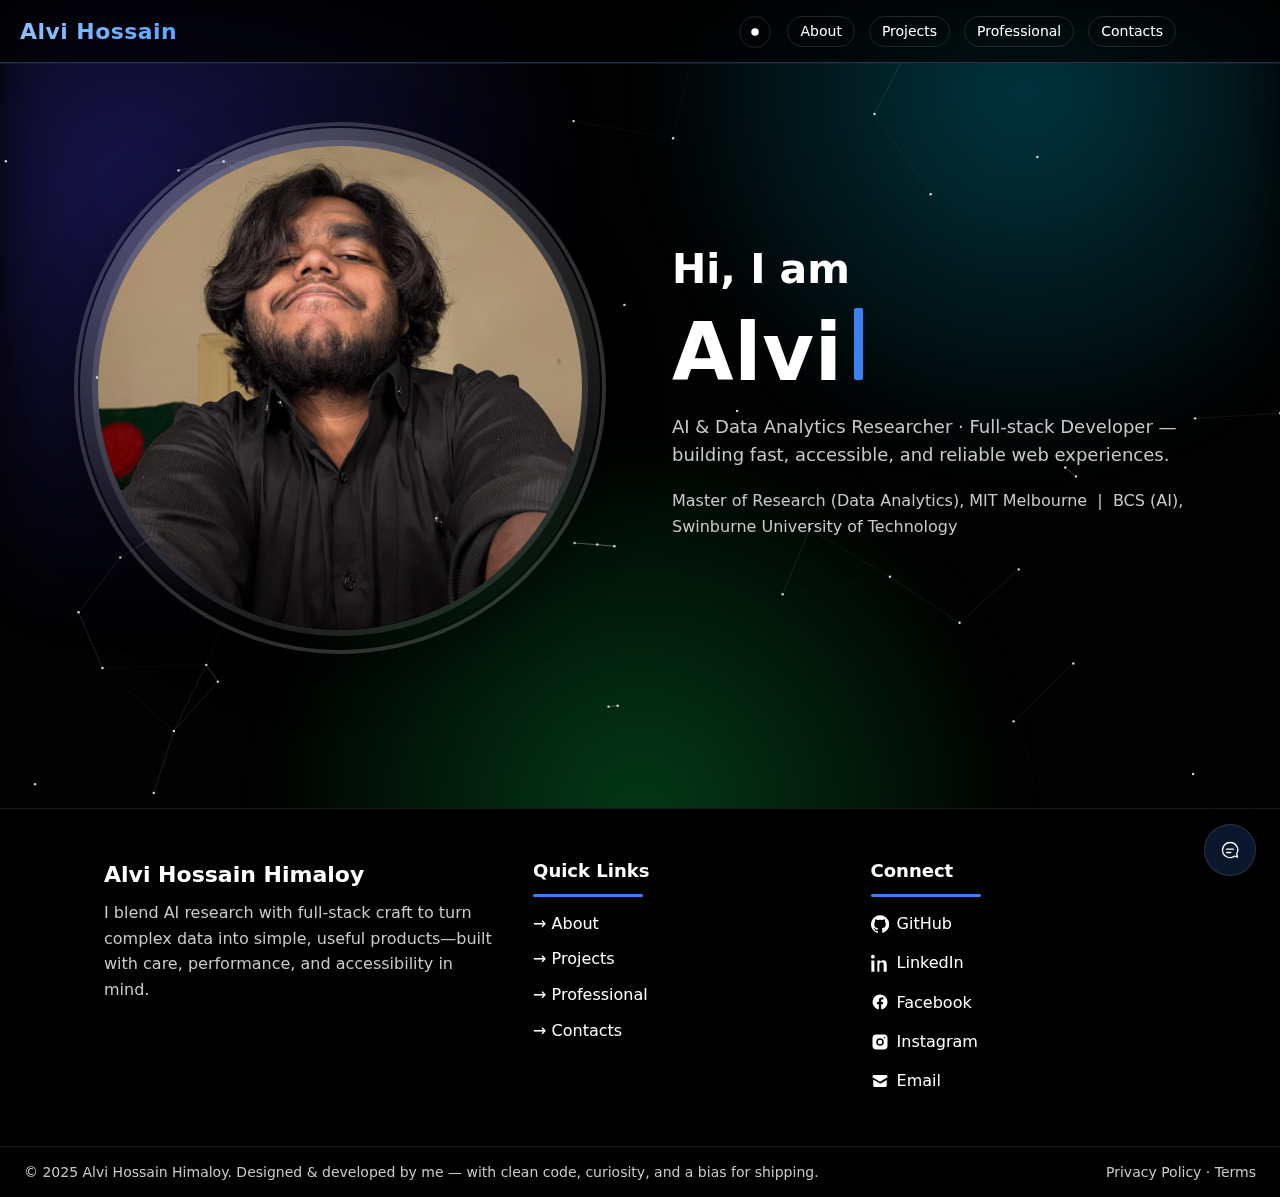
<file: index.html>
<!doctype html>
<html lang="en">
<head>
  <meta charset="utf-8" />
  <meta name="viewport" content="width=device-width, initial-scale=1" />
  <title>Alvi — Portfolio</title>
  <link rel="stylesheet" href="styles.css" />
  <script defer src="script.js"></script>
</head>
<body>
  <!-- Background layers -->
  <div class="bg-aurora"></div>
  <canvas id="bg-particles"></canvas>

  <!-- Header -->
 <header class="header">
  <a class="brand" href="index.html">Alvi Hossain</a>

  <div class="container nav-row">
    <div class="right-group">
      <button id="themeToggle" class="icon-btn" aria-label="Toggle theme"></button>

      <!-- Desktop nav -->
      <nav class="nav desktop-nav" aria-label="Primary">
        <a href="About.html" class="btn">About</a>
        <a href="projects.html" class="btn">Projects</a>
        <a href="professional.html" class="btn">Professional</a>
        <a href="contacts.html" class="btn">Contacts</a>
      </nav>

      <!-- Mobile menu button -->
      <button id="menuBtn" class="icon-btn menu-btn"
              aria-label="Open menu" aria-controls="mobileMenu" aria-expanded="false">☰</button>
    </div>
  </div>
</header>

<!-- Mobile drawer (hidden by default) -->
<div id="mobileMenu" class="mobile-drawer" hidden>
  <div class="drawer-backdrop" data-close></div>
  <nav class="drawer-panel" role="dialog" aria-modal="true" aria-label="Mobile">
    <button class="drawer-close" data-close aria-label="Close">✕</button>
    <a href="work-experience.html" class="drawer-link">Work Experiences</a>
    <a href="projects.html" class="drawer-link">Projects</a>
    <a href="blogs.html" class="drawer-link">Blogs</a>
    <a href="contacts.html" class="drawer-link">Contacts</a>
  </nav>
</div>


  <!-- Hero -->
  <main class="container section">
    <section class="hero">
      <div class="hero-grid">
        <!-- Left: portrait (tweak focus with --face-x / --face-y) -->
        <div class="hero-photo" style="--face-x:50%; --face-y:38%;">
          <img src="pictures/alvi.png" alt="Portrait of Alvi Hossain Himaloy" />
        </div>

        <!-- Right: text -->
        <div class="hero-copy">
          <p class="hero-kicker">Hi, I am</p>
          <h1 class="hero-name" aria-label="Alvi Hossain Himaloy">
            <span id="typedName"></span><span class="caret" aria-hidden="true"></span>
          </h1>
          <p class="lead">
            AI &amp; Data Analytics Researcher · Full-stack Developer — building fast, accessible, and reliable web experiences.
          </p>
          <p class="hero-cred">
            Master of Research (Data Analytics), MIT Melbourne &nbsp;|&nbsp;
            BCS (AI), Swinburne University of Technology
          </p>
        </div>
      </div>
    </section>
  </main>

  <!-- Chat widget -->
  <div id="chatbot" class="chatbot">
    <button id="chatToggle" class="chat-fab" aria-label="Open chat">
      <svg viewBox="0 0 24 24" width="20" height="20" aria-hidden="true">
        <path d="M12 3a9 9 0 00-9 9 9 9 0 0014.25 7.4l3.75 1-1-3.75A9 9 0 0012 3zM8 11h8M8 15h5"
              fill="none" stroke="currentColor" stroke-width="1.6" stroke-linecap="round" stroke-linejoin="round"/>
      </svg>
    </button>

    <div class="chat-window" hidden>
      <div class="chat-header">
        <strong>AlviBot</strong>
        <button id="chatClose" type="button" class="chat-close" aria-label="Close chat" title="Close (Esc)">✕</button>
      </div>

      <div id="chatLog" class="chat-log" aria-live="polite"></div>

      <form id="chatForm" class="chat-form" autocomplete="off">
        <input id="chatInput" class="chat-input" type="text" placeholder="Ask me anything…" />
        <button class="chat-send" aria-label="Send">Send</button>
      </form>
    </div>
  </div>

  <!-- Footer -->
  <footer class="site-footer">
    <div class="container footer-grid">
      <div class="footer-brand">
        <h3>Alvi Hossain Himaloy</h3>
        <p>
          I blend AI research with full-stack craft to turn complex data into simple,
          useful products—built with care, performance, and accessibility in mind.
        </p>
      </div>

      <div>
        <h4 class="footer-head">Quick Links</h4>
        <div class="underline"></div>
        <ul class="footer-ul">
          <li><a href="About.html">→ About</a></li>
          <li><a href="projects.html">→ Projects</a></li>
          <li><a href="professional.html">→ Professional</a></li>
          <li><a href="contacts.html">→ Contacts</a></li>
        </ul>
      </div>

      <div>
        <h4 class="footer-head">Connect</h4>
        <div class="underline"></div>
        <ul class="footer-ul">
          <li>
            <a href="https://github.com/ah-himaloy" target="_blank" rel="noopener">
              <svg class="icon" viewBox="0 0 24 24" aria-hidden="true"><path d="M12 .5a12 12 0 00-3.79 23.4c.6.11.82-.26.82-.58v-2.02c-3.34.73-4.04-1.61-4.04-1.61-.55-1.39-1.33-1.76-1.33-1.76-1.09-.76.08-.75.08-.75 1.2.08 1.84 1.24 1.84 1.24 1.07 1.83 2.81 1.3 3.5.99.11-.78.42-1.3.76-1.6-2.67-.3-5.48-1.33-5.48-5.9 0-1.3.47-2.37 1.24-3.2-.12-.3-.54-1.52.12-3.18 0 0 1.01-.32 3.3 1.22a11.48 11.48 0 016.01 0c2.29-1.54 3.3-1.22 3.3-1.22.66 1.66.24 2.88.12 3.18.77.83 1.24 1.9 1.24 3.2 0 4.58-2.81 5.59-5.49 5.89.43.38.81 1.11.81 2.25v3.34c0 .32.21.7.83.58A12 12 0 0012 .5z"/></svg>
              GitHub
            </a>
          </li>
          <li>
            <a href="https://www.linkedin.com/in/alvi-hossain-safri-himalya/" target="_blank" rel="noopener">
              <svg class="icon" viewBox="0 0 24 24" aria-hidden="true"><path d="M4.98 3.5C4.98 4.88 3.86 6 2.5 6S0 4.88 0 3.5 1.12 1 2.5 1s2.48 1.12 2.48 2.5zM.5 8.5H4.5V23.5H.5zM8.5 8.5H12.3V10.3h.06c.53-1 1.83-2.06 3.77-2.06 4.03 0 4.77 2.65 4.77 6.1v9.16H16.9V15.4c0-1.92-.03-4.39-2.68-4.39-2.68 0-3.09 2.09-3.09 4.25v8.24H8.5z"/></svg>
              LinkedIn
            </a>
          </li>
          <li>
            <a href="https://www.facebook.com/alvihossain1086" target="_blank" rel="noopener">
              <svg class="icon" viewBox="0 0 24 24" aria-hidden="true"><path d="M22 12a10 10 0 10-11.56 9.9v-7H7.9V12h2.54V9.8c0-2.5 1.49-3.88 3.77-3.88 1.09 0 2.24.2 2.24.2v2.46h-1.26c-1.24 0-1.63.77-1.63 1.56V12h2.78l-.44 2.9h-2.34v7A10 10 0 0022 12z"/></svg>
              Facebook
            </a>
          </li>
          <li>
            <a href="https://www.instagram.com/ah_himaloy/" target="_blank" rel="noopener">
              <svg class="icon" viewBox="0 0 24 24" aria-hidden="true"><path d="M7 2h10a5 5 0 015 5v10a5 5 0 01-5 5H7a5 5 0 01-5-5V7a5 5 0 015-5zm5 5a5 5 0 100 10 5 5 0 000-10zm7-1a1 1 0 10-2 0 1 1 0 002 0zM12 9a3 3 0 110 6 3 3 0 010-6z"/></svg>
              Instagram
            </a>
          </li>
          <li>
            <a href="mailto:alvihossain1086@gmial.com">
              <svg class="icon" viewBox="0 0 24 24" aria-hidden="true"><path d="M4 4h16a2 2 0 012 2v1l-10 6L2 7V6a2 2 0 012-2zm0 6.5l7.38 4.43a2 2 0 002.24 0L21 10.5V18a2 2 0 01-2 2H5a2 2 0 01-2-2v-7.5z"/></svg>
              Email
            </a>
          </li>
        </ul>
      </div>
    </div>

    <div class="footer-bar">
      <span>© 2025 Alvi Hossain Himaloy. Designed &amp; developed by me — with clean code, curiosity, and a bias for shipping.</span>
      <span>Privacy Policy · Terms</span>
    </div>
  </footer>
</body>
</html>
</file>
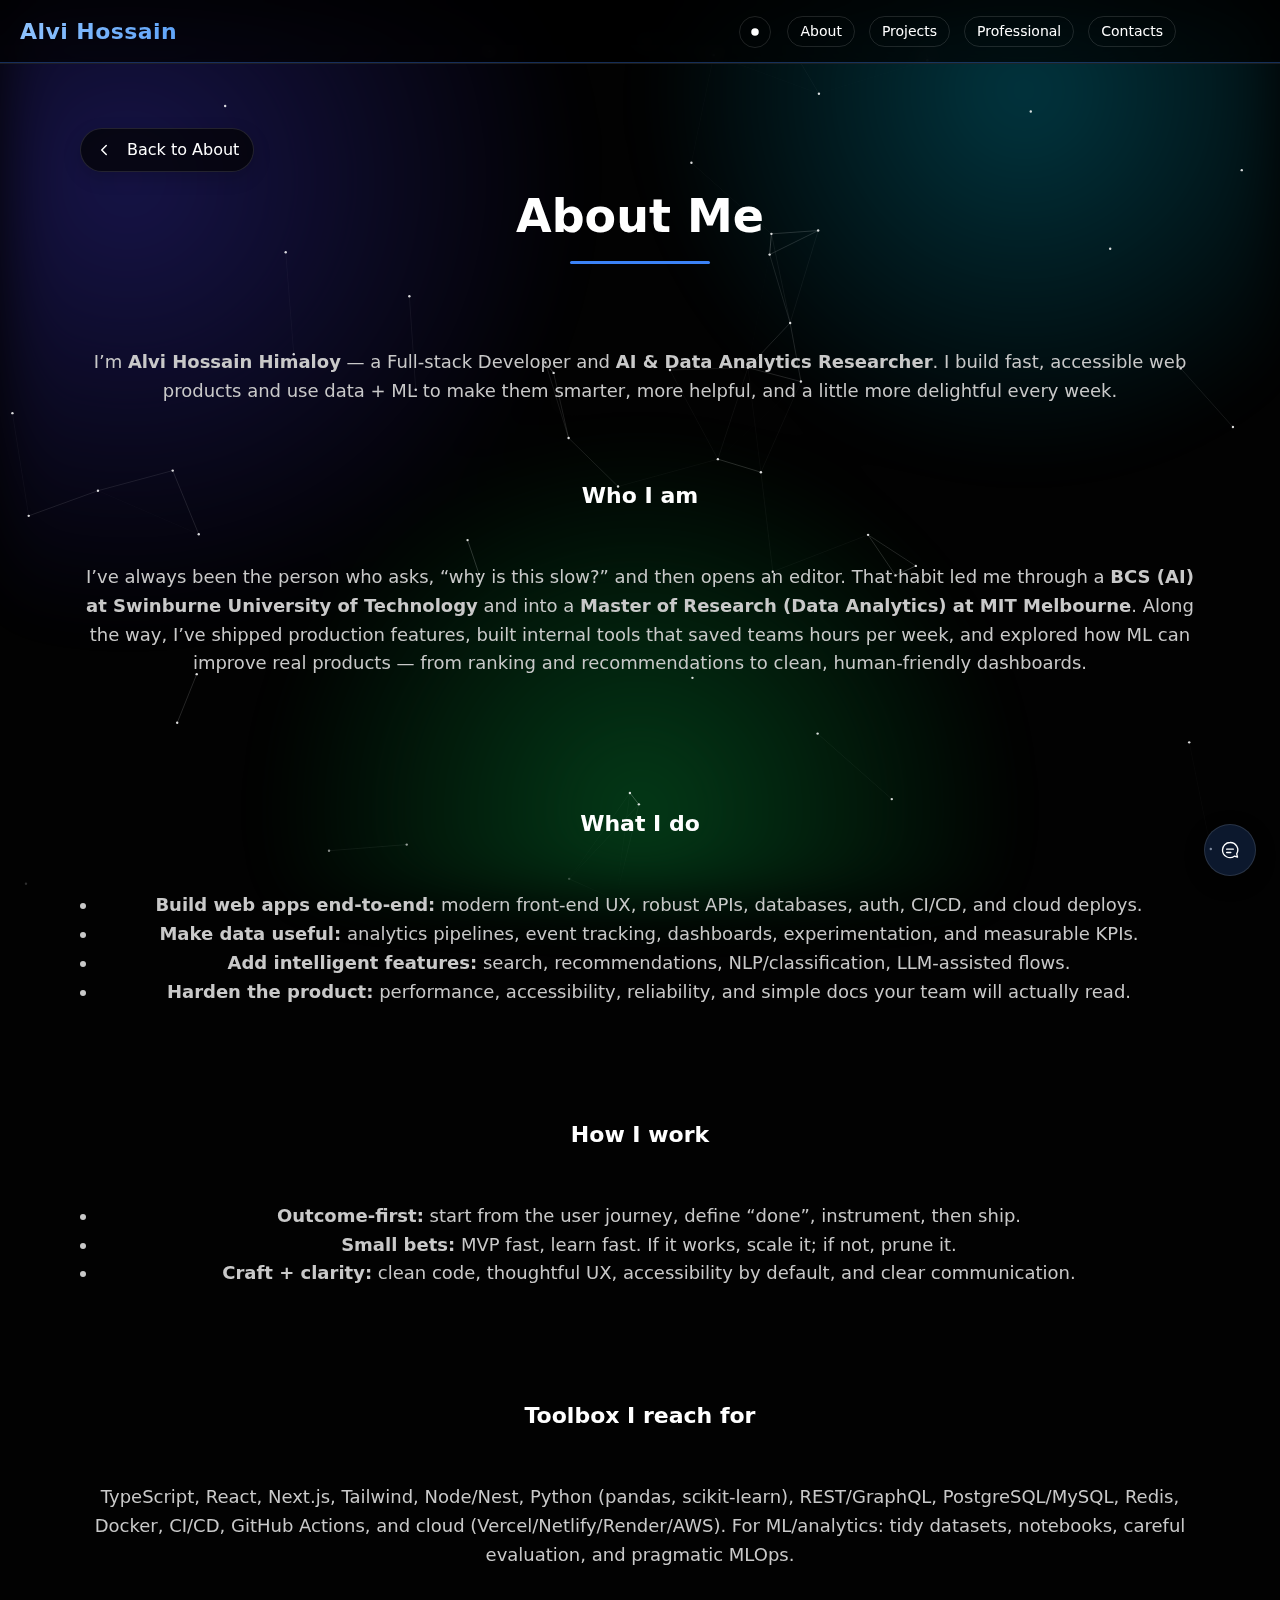
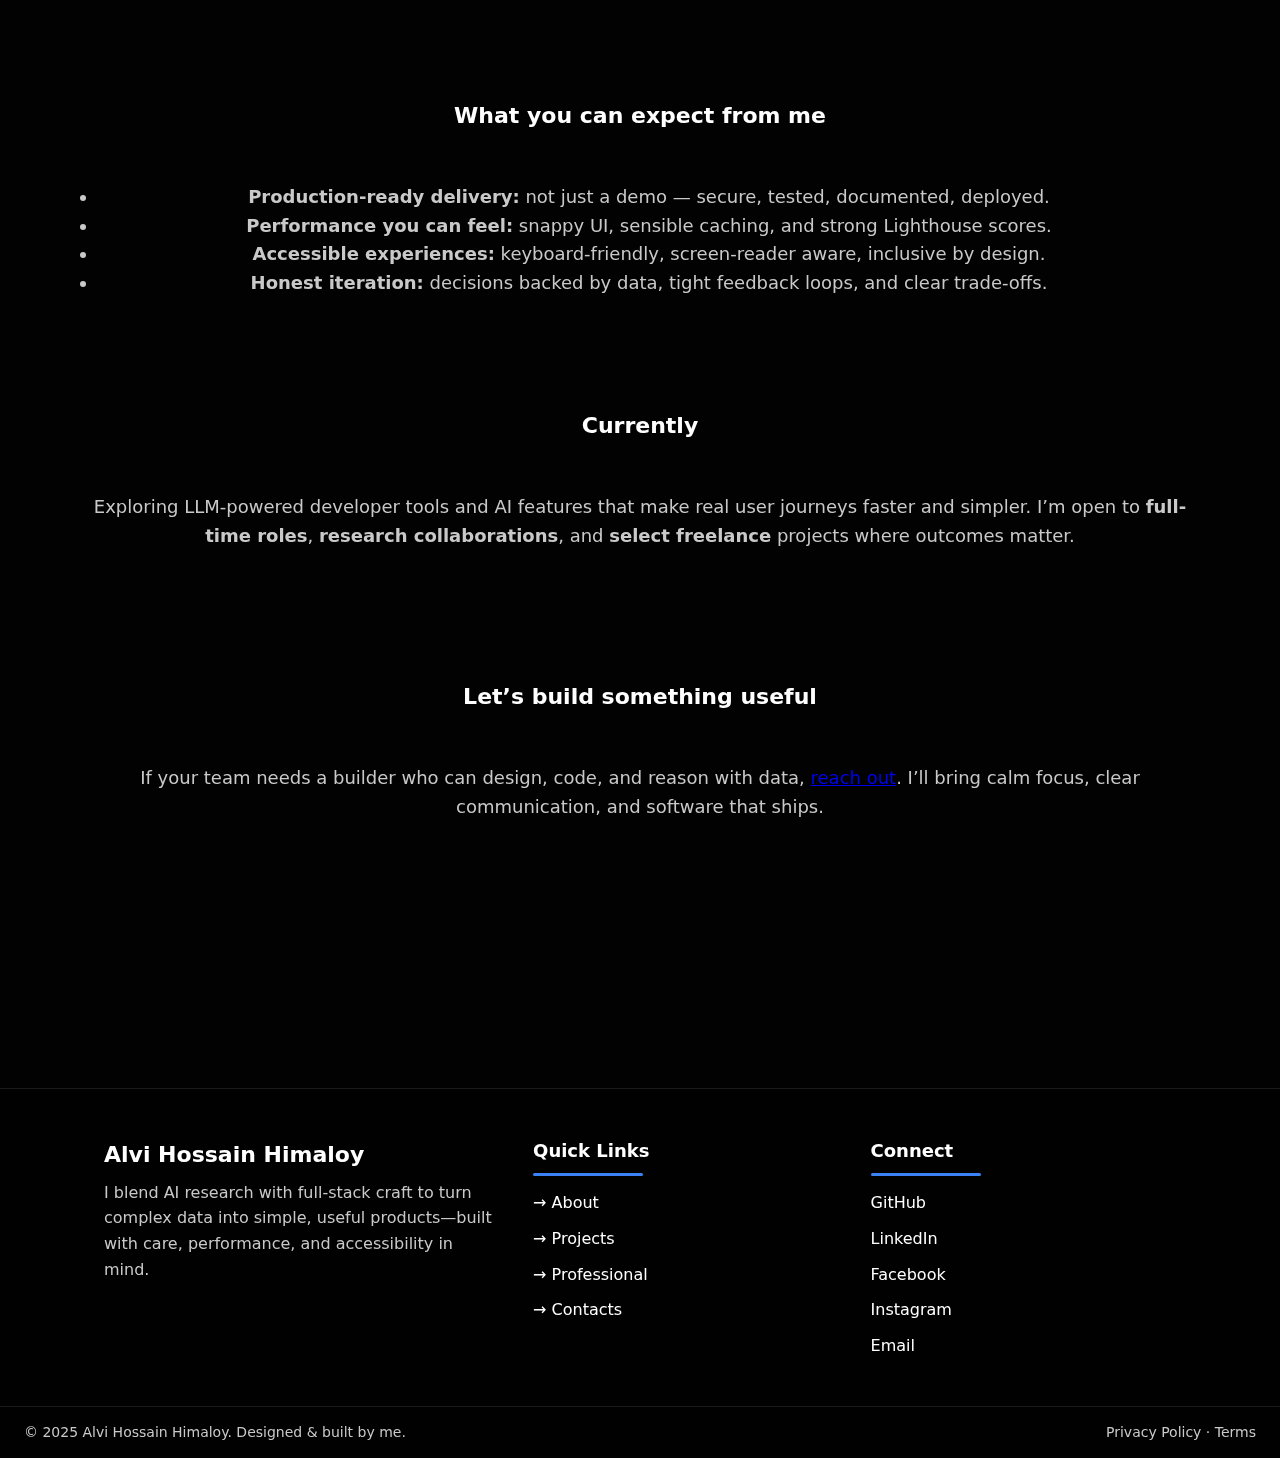
<file: about-me.html>
<!doctype html>
<html lang="en">
<head>
  <meta charset="utf-8" />
  <meta name="viewport" content="width=device-width, initial-scale=1" />
  <title>About me — Alvi</title>
  <link rel="stylesheet" href="styles.css" />
  <script defer src="script.js"></script>
</head>
<body>
  <!-- Background layers -->
  <div class="bg-aurora"></div>
  <canvas id="bg-particles"></canvas>

  <!-- Header -->
 <header class="header">
  <a class="brand" href="index.html">Alvi Hossain</a>

  <div class="container nav-row">
    <div class="right-group">
      <button id="themeToggle" class="icon-btn" aria-label="Toggle theme"></button>

      <!-- Desktop nav -->
      <nav class="nav desktop-nav" aria-label="Primary">
        <a href="About.html" class="btn">About</a>
        <a href="projects.html" class="btn">Projects</a>
        <a href="professional.html" class="btn">Professional</a>
        <a href="contacts.html" class="btn">Contacts</a>
      </nav>

      <!-- Mobile menu button -->
      <button id="menuBtn" class="icon-btn menu-btn"
              aria-label="Open menu" aria-controls="mobileMenu" aria-expanded="false">☰</button>
    </div>
  </div>
</header>

<!-- Mobile drawer (hidden by default) -->
<div id="mobileMenu" class="mobile-drawer" hidden>
  <div class="drawer-backdrop" data-close></div>
  <nav class="drawer-panel" role="dialog" aria-modal="true" aria-label="Mobile">
    <button class="drawer-close" data-close aria-label="Close">✕</button>
     <a href="About.html" class="drawer-link">About</a>
    <a href="projects.html" class="drawer-link">Projects</a>
    <a href="professional.html" class="drawer-link">Professional</a>
    <a href="contacts.html" class="drawer-link">Contacts</a>
  </nav>
</div>
  
  
  
  
  
  
  

  <!-- Main -->
  <main class="container section">
    <!-- Back link to the hub -->
    <p style="margin:0 0 8px">
      <a class="back-link" href="about.html" aria-label="Back to About">
        <svg viewBox="0 0 24 24" width="18" height="18" style="vertical-align:-3px;margin-right:6px" aria-hidden="true">
          <path d="M15 18l-6-6 6-6" fill="none" stroke="currentColor" stroke-width="2" stroke-linecap="round" stroke-linejoin="round"/>
        </svg>
        Back to About
      </a>
    </p>

   <header class="section-head">
    <h1 class="title">About Me </h1>
    <div class="title-underline"></div>
    <p class="lead">
      I’m <strong>Alvi Hossain Himaloy</strong> — a Full-stack Developer and
      <strong>AI &amp; Data Analytics Researcher</strong>. I build fast, accessible web products
      and use data + ML to make them smarter, more helpful, and a little more delightful every week.
    </p>

    <!-- Who I am -->
    <section class="section" style="padding-top:24px">
      <h2 class="h2">Who I am</h2>
      <p class="lead">
        I’ve always been the person who asks, “why is this slow?” and then opens an editor. That habit
        led me through a <strong>BCS (AI) at Swinburne University of Technology</strong> and into a
        <strong>Master of Research (Data Analytics) at MIT Melbourne</strong>. Along the way, I’ve shipped
        production features, built internal tools that saved teams hours per week, and explored how ML can
        improve real products — from ranking and recommendations to clean, human-friendly dashboards.
      </p>
    </section>

    <!-- What I do -->
    <section class="section" style="padding-top:16px">
      <h2 class="h2">What I do</h2>
      <ul class="lead bullets">
        <li><strong>Build web apps end-to-end:</strong> modern front-end UX, robust APIs, databases, auth, CI/CD, and cloud deploys.</li>
        <li><strong>Make data useful:</strong> analytics pipelines, event tracking, dashboards, experimentation, and measurable KPIs.</li>
        <li><strong>Add intelligent features:</strong> search, recommendations, NLP/classification, LLM-assisted flows.</li>
        <li><strong>Harden the product:</strong> performance, accessibility, reliability, and simple docs your team will actually read.</li>
      </ul>
    </section>

    <!-- How I work -->
    <section class="section" style="padding-top:16px">
      <h2 class="h2">How I work</h2>
      <ul class="lead bullets">
        <li><strong>Outcome-first:</strong> start from the user journey, define “done”, instrument, then ship.</li>
        <li><strong>Small bets:</strong> MVP fast, learn fast. If it works, scale it; if not, prune it.</li>
        <li><strong>Craft + clarity:</strong> clean code, thoughtful UX, accessibility by default, and clear communication.</li>
      </ul>
    </section>

    <!-- Toolbox -->
    <section class="section" style="padding-top:16px">
      <h2 class="h2">Toolbox I reach for</h2>
      <p class="lead">
        TypeScript, React, Next.js, Tailwind, Node/Nest, Python (pandas, scikit-learn), REST/GraphQL,
        PostgreSQL/MySQL, Redis, Docker, CI/CD, GitHub Actions, and cloud (Vercel/Netlify/Render/AWS).
        For ML/analytics: tidy datasets, notebooks, careful evaluation, and pragmatic MLOps.
      </p>
    </section>

    <!-- What you can expect -->
    <section class="section" style="padding-top:16px">
      <h2 class="h2">What you can expect from me</h2>
      <ul class="lead bullets">
        <li><strong>Production-ready delivery:</strong> not just a demo — secure, tested, documented, deployed.</li>
        <li><strong>Performance you can feel:</strong> snappy UI, sensible caching, and strong Lighthouse scores.</li>
        <li><strong>Accessible experiences:</strong> keyboard-friendly, screen-reader aware, inclusive by design.</li>
        <li><strong>Honest iteration:</strong> decisions backed by data, tight feedback loops, and clear trade-offs.</li>
      </ul>
    </section>

    <!-- Now / Open to -->
    <section class="section" style="padding-top:16px">
      <h2 class="h2">Currently</h2>
      <p class="lead">
        Exploring LLM-powered developer tools and AI features that make real user journeys faster and simpler.
        I’m open to <strong>full-time roles</strong>, <strong>research collaborations</strong>, and
        <strong>select freelance</strong> projects where outcomes matter.
      </p>
    </section>

    <!-- CTA -->
    <section class="section" style="padding-top:16px">
      <h2 class="h2">Let’s build something useful</h2>
      <p class="lead">
        If your team needs a builder who can design, code, and reason with data,
        <a href="contacts.html">reach out</a>. I’ll bring calm focus, clear communication, and software that ships.
      </p>
    </section>
  </main>

  <!-- Chat widget -->
  <div id="chatbot" class="chatbot">
    <button id="chatToggle" class="chat-fab" aria-label="Open chat">
      <svg viewBox="0 0 24 24" width="20" height="20" aria-hidden="true">
        <path d="M12 3a9 9 0 00-9 9 9 9 0 0014.25 7.4l3.75 1-1-3.75A9 9 0 0012 3zM8 11h8M8 15h5"
              fill="none" stroke="currentColor" stroke-width="1.6" stroke-linecap="round" stroke-linejoin="round"/>
      </svg>
    </button>
    <div class="chat-window" hidden>
      <div class="chat-header">
        <strong>AlviBot</strong>
        <button id="chatClose" type="button" class="chat-close" aria-label="Close chat" title="Close (Esc)">✕</button>
      </div>
      <div id="chatLog" class="chat-log" aria-live="polite"></div>
      <form id="chatForm" class="chat-form" autocomplete="off">
        <input id="chatInput" class="chat-input" type="text" placeholder="Ask me anything…" />
        <button class="chat-send" aria-label="Send">Send</button>
      </form>
    </div>
  </div>

  <!-- Footer -->
  <footer class="site-footer">
    <div class="container footer-grid">
      <div class="footer-brand">
        <h3>Alvi Hossain Himaloy</h3>
        <p>I blend AI research with full-stack craft to turn complex data into simple, useful products—built with care, performance, and accessibility in mind.</p>
      </div>
      <div>
        <h4 class="footer-head">Quick Links</h4>
        <div class="underline"></div>
        <ul class="footer-ul">
          <li><a href="about.html">→ About</a></li>
          <li><a href="projects.html">→ Projects</a></li>
          <li><a href="professional.html">→ Professional</a></li>
          <li><a href="contacts.html">→ Contacts</a></li>
        </ul>
      </div>
      <div>
        <h4 class="footer-head">Connect</h4>
        <div class="underline"></div>
        <ul class="footer-ul">
          <li><a href="https://github.com/ah-himaloy" target="_blank" rel="noopener">GitHub</a></li>
          <li><a href="https://www.linkedin.com/in/alvi-hossain-safri-himalya/" target="_blank" rel="noopener">LinkedIn</a></li>
          <li><a href="https://www.facebook.com/alvihossain1086" target="_blank" rel="noopener">Facebook</a></li>
          <li><a href="https://www.instagram.com/ah_himaloy/" target="_blank" rel="noopener">Instagram</a></li>
          <li><a href="mailto:alvihossain1086@gmail.com">Email</a></li>
        </ul>
      </div>
    </div>
    <div class="footer-bar">
      <span>© 2025 Alvi Hossain Himaloy. Designed &amp; built by me.</span>
      <span>Privacy Policy · Terms</span>
    </div>
  </footer>
</body>
</html>
</file>
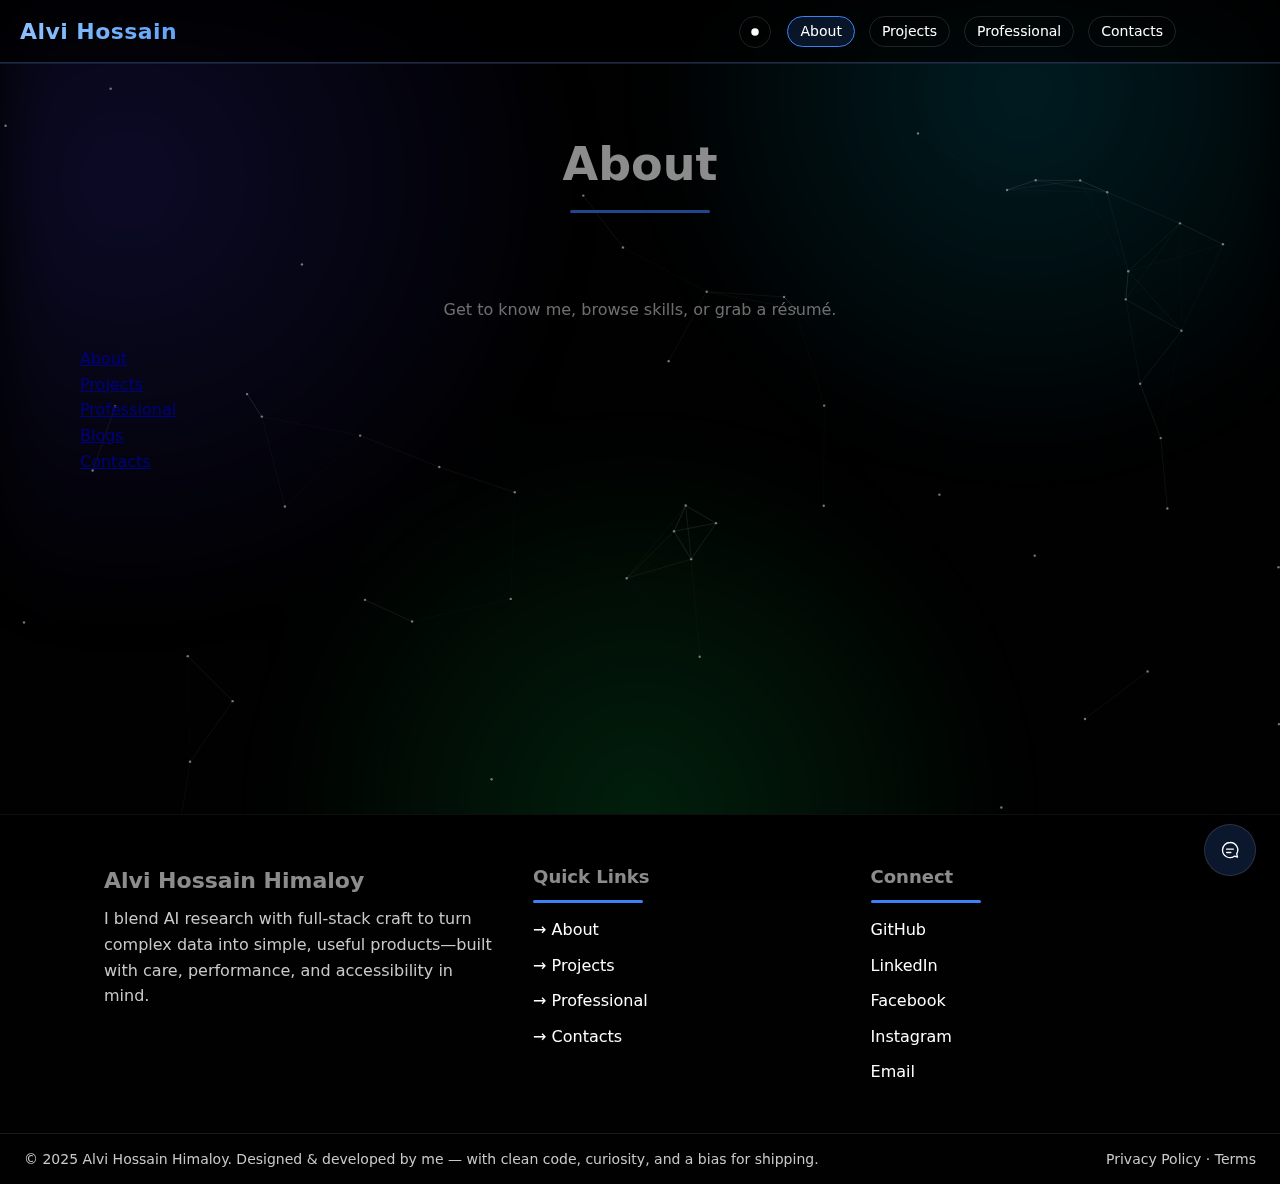
<file: About.html>
<!doctype html>
<html lang="en">
<head>
  <meta charset="utf-8" />
  <meta name="viewport" content="width=device-width, initial-scale=1" />
  <title>About — Alvi</title>
  <link rel="stylesheet" href="styles.css" />
  <script defer src="script.js"></script>
</head>
<body>
  <div class="bg-aurora"></div>
  <canvas id="bg-particles"></canvas>

  <header class="header">
    <a class="brand" href="index.html">Alvi Hossain</a>
    <div class="container nav-row">
      <div class="right-group">
        <button id="themeToggle" class="icon-btn" aria-label="Toggle theme"></button>
        <nav class="nav" aria-label="Primary">
          <a href="about.html" class="btn">About</a>
          <a href="projects.html" class="btn">Projects</a>
          <a href="professional.html" class="btn">Professional</a>
          <a href="contacts.html" class="btn">Contacts</a>
        </nav>
      </div>
    </div>
  </header>

  <main class="container section">
  <header class="section-head">
    <h1 class="title">About</h1>
    <div class="title-underline"></div>
    <p class="subtitle">Get to know me, browse skills, or grab a résumé.</p>
  </header>
    <div class="drawer-backdrop" id="backdrop"></div>
<aside class="drawer" id="drawer" aria-hidden="true">
  <nav>
    <a href="index.html#about">About</a><br/>
    <a href="projects.html">Projects</a><br/>
    <a href="professional.html">Professional</a><br/>
    <a href="blogs.html">Blogs</a><br/>
    <a href="contacts.html">Contacts</a>
  </nav>
</aside>


  <div class="social-grid about-grid">
    <a class="social-card" href="about-me.html" style="--d:0ms">
      <div class="social-icon">
        <svg viewBox="0 0 24 24"><path d="M12 12a5 5 0 100-10 5 5 0 000 10zm0 2c-4.4 0-8 2.2-8 5v1h16v-1c0-2.8-3.6-5-8-5z"/></svg>
      </div>
      <div class="social-label">About me</div>
    </a>

    <a class="social-card" href="skills.html" style="--d:80ms">
      <div class="social-icon">
        <svg viewBox="0 0 24 24"><path d="M5 3l1.5 3.5L10 8 6.5 9.5 5 13 3.5 9.5 0 8l3.5-1.5L5 3zm14 8l2 4 4 2-4 2-2 4-2-4-4-2 4-2 2-4z"/></svg>
      </div>
      <div class="social-label">Skills</div>
    </a>

    <a class="social-card" href="resume.html" style="--d:160ms">
      <div class="social-icon">
        <svg viewBox="0 0 24 24"><path d="M6 2h8l4 4v14a2 2 0 01-2 2H6a2 2 0 01-2-2V4a2 2 0 012-2zm7 1.5V7h3.5L13 3.5zM8 11h8v2H8v-2zm0 4h8v2H8v-2z"/></svg>
      </div>
      <div class="social-label">Résumé</div>
    </a>

    <a class="social-card" href="study.html" style="--d:240ms">
      <div class="social-icon">
        <svg viewBox="0 0 24 24"><path d="M12 3l10 5-10 5L2 8l10-5zm0 7l6.5-3.25V13c0 2.9-4.33 4.5-6.5 4.5S5.5 15.9 5.5 13V6.75L12 10z"/></svg>
      </div>
      <div class="social-label">Study</div>
    </a>
  </div>
</main>


  <!-- Chat widget -->
  <div id="chatbot" class="chatbot">
    <button id="chatToggle" class="chat-fab" aria-label="Open chat">
      <svg viewBox="0 0 24 24" width="20" height="20" aria-hidden="true">
        <path d="M12 3a9 9 0 00-9 9 9 9 0 0014.25 7.4l3.75 1-1-3.75A9 9 0 0012 3zM8 11h8M8 15h5"
              fill="none" stroke="currentColor" stroke-width="1.6" stroke-linecap="round" stroke-linejoin="round"/>
      </svg>
    </button>
    <div class="chat-window" hidden>
      <div class="chat-header">
        <strong>AlviBot</strong>
        <button id="chatClose" type="button" class="chat-close" aria-label="Close chat" title="Close (Esc)">✕</button>
      </div>
      <div id="chatLog" class="chat-log" aria-live="polite"></div>
      <form id="chatForm" class="chat-form" autocomplete="off">
        <input id="chatInput" class="chat-input" type="text" placeholder="Ask me anything…" />
        <button class="chat-send" aria-label="Send">Send</button>
      </form>
    </div>
  </div>

  <!-- Footer -->
  <footer class="site-footer">
    <div class="container footer-grid">
      <div class="footer-brand">
        <h3>Alvi Hossain Himaloy</h3>
        <p>I blend AI research with full-stack craft to turn complex data into simple, useful products—built with care, performance, and accessibility in mind.</p>
      </div>
      <div>
        <h4 class="footer-head">Quick Links</h4>
        <div class="underline"></div>
        <ul class="footer-ul">
          <li><a href="about.html">→ About</a></li>
          <li><a href="projects.html">→ Projects</a></li>
          <li><a href="professional.html">→ Professional</a></li>
          <li><a href="contacts.html">→ Contacts</a></li>
        </ul>
      </div>
      <div>
        <h4 class="footer-head">Connect</h4>
        <div class="underline"></div>
        <ul class="footer-ul">
          <li><a href="https://github.com/ah-himaloy" target="_blank" rel="noopener">GitHub</a></li>
          <li><a href="https://www.linkedin.com/in/alvi-hossain-safri-himalya/" target="_blank" rel="noopener">LinkedIn</a></li>
          <li><a href="https://www.facebook.com/alvihossain1086" target="_blank" rel="noopener">Facebook</a></li>
          <li><a href="https://www.instagram.com/ah_himaloy/" target="_blank" rel="noopener">Instagram</a></li>
          <li><a href="mailto:alvihossain1086@gmail.com">Email</a></li>
        </ul>
      </div>
    </div>
    <div class="footer-bar">
      <span>© 2025 Alvi Hossain Himaloy. Designed &amp; developed by me — with clean code, curiosity, and a bias for shipping.</span>
      <span>Privacy Policy · Terms</span>
    </div>
  </footer>
</body>
</html>
</file>
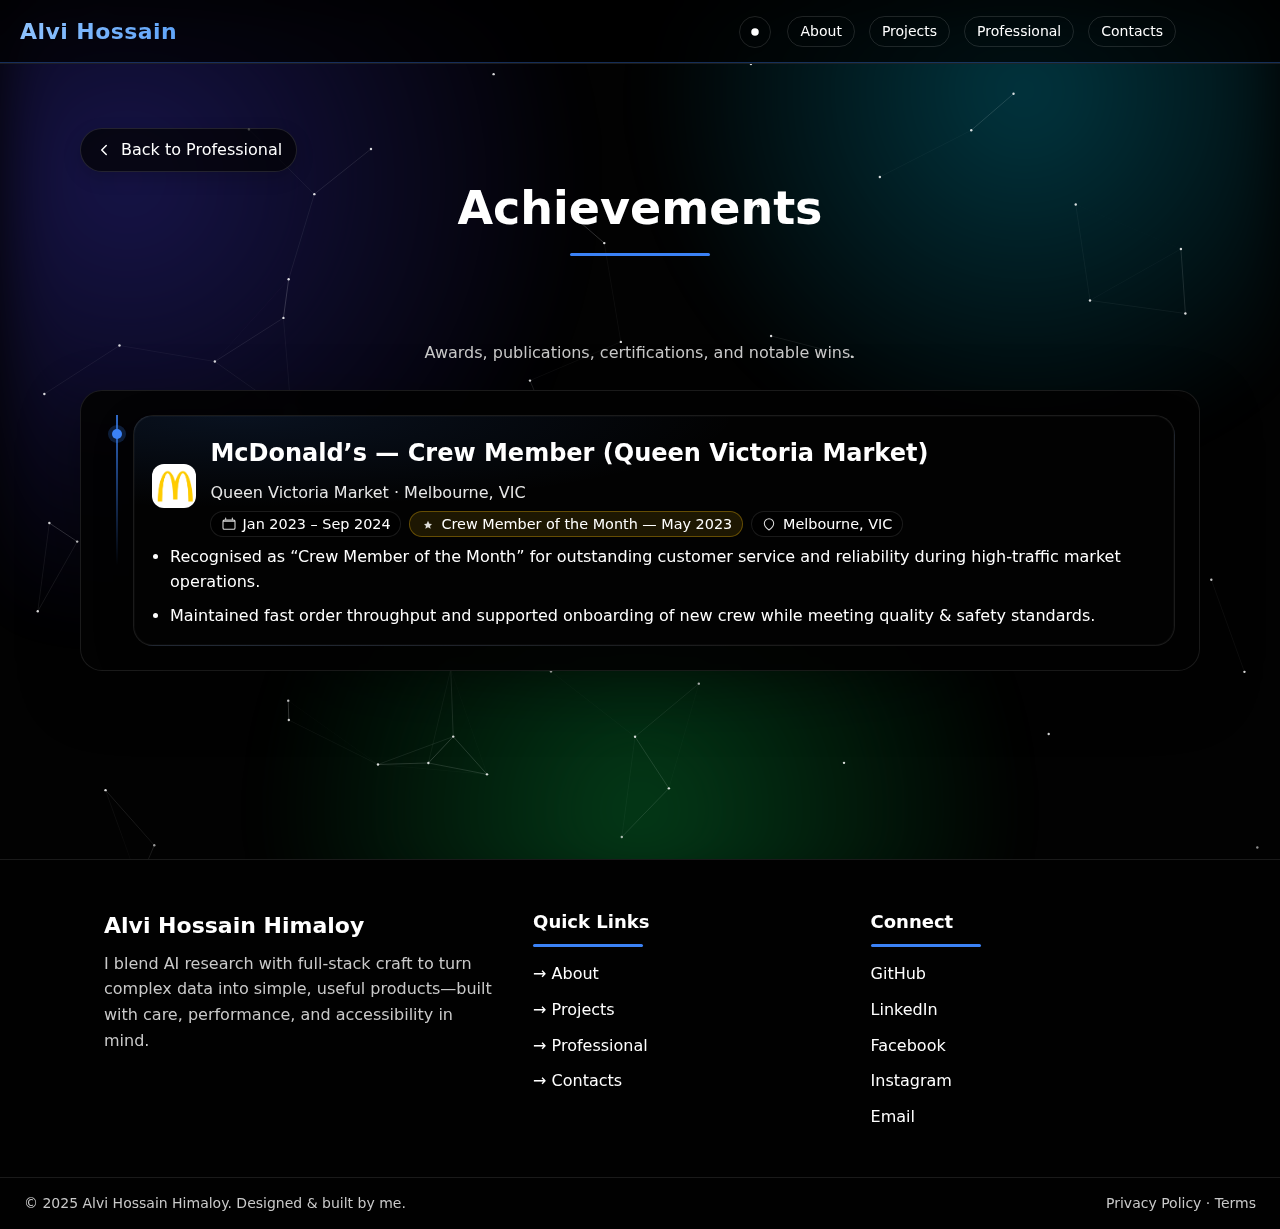
<file: achievements.html>
<!doctype html>
<html lang="en">
<head>
  <meta charset="utf-8" />
  <meta name="viewport" content="width=device-width, initial-scale=1" />
  <title>Achievements — Alvi</title>
  <link rel="stylesheet" href="styles.css" />
  <script defer src="script.js"></script>
</head>
<body>
  <div class="bg-aurora"></div><canvas id="bg-particles"></canvas>

   <!-- Header -->
 <header class="header">
  <a class="brand" href="index.html">Alvi Hossain</a>

  <div class="container nav-row">
    <div class="right-group">
      <button id="themeToggle" class="icon-btn" aria-label="Toggle theme"></button>

      <!-- Desktop nav -->
      <nav class="nav desktop-nav" aria-label="Primary">
        <a href="About.html" class="btn">About</a>
        <a href="projects.html" class="btn">Projects</a>
        <a href="professional.html" class="btn">Professional</a>
        <a href="contacts.html" class="btn">Contacts</a>
      </nav>

      <!-- Mobile menu button -->
      <button id="menuBtn" class="icon-btn menu-btn"
              aria-label="Open menu" aria-controls="mobileMenu" aria-expanded="false">☰</button>
    </div>
  </div>
</header>

<!-- Mobile drawer (hidden by default) -->
<div id="mobileMenu" class="mobile-drawer" hidden>
  <div class="drawer-backdrop" data-close></div>
  <nav class="drawer-panel" role="dialog" aria-modal="true" aria-label="Mobile">
    <button class="drawer-close" data-close aria-label="Close">✕</button>
    <a href="work-experience.html" class="drawer-link">Work Experiences</a>
    <a href="projects.html" class="drawer-link">Projects</a>
    <a href="blogs.html" class="drawer-link">Blogs</a>
    <a href="contacts.html" class="drawer-link">Contacts</a>
  </nav>
</div>

  <main class="container section">
    <a class="back-link" href="professional.html">
      <svg viewBox="0 0 24 24" aria-hidden="true">
        <path d="M15 18l-6-6 6-6" fill="none" stroke="currentColor" stroke-width="2"
              stroke-linecap="round" stroke-linejoin="round" />
      </svg>
      Back to Professional
    </a>

    <header class="section-head">
      <h1 class="title">Achievements</h1>
      <div class="title-underline"></div>
      <p class="subtitle">Awards, publications, certifications, and notable wins.</p>
    </header>

    <section class="page-panel">
      <div class="xp-timeline">

       <div class="xp-item">
  <article class="xp-card">
    <div class="role-header">
      <!-- replace with your logo path -->
      <img src="pictures/maccas-logo.png" alt="McDonald’s" class="role-logo" />
      <div>
        <h3 class="xp-title">McDonald’s — Crew Member (Queen Victoria Market)</h3>
        <span class="role-org">Queen Victoria Market · Melbourne, VIC</span>

        <div class="meta-chips">
          <span class="meta-chip">
            <svg viewBox="0 0 24 24" aria-hidden="true"><path d="M7 3v2m10-2v2M4 8h16M5 6h14a2 2 0 0 1 2 2v10a2 2 0 0 1-2 2H5a2 2 0 0 1-2-2V8a2 2 0 0 1 2-2z" fill="none" stroke="currentColor" stroke-width="1.6" stroke-linecap="round" stroke-linejoin="round"/></svg>
            Jan 2023 – Sep 2024
          </span>
          <span class="meta-chip">
            <svg viewBox="0 0 24 24" aria-hidden="true"><path d="M12 17l-4 2 1-4-3-3 4-.5L12 7l2 4.5 4 .5-3 3 1 4z" fill="currentColor"/></svg>
            Crew Member of the Month — May 2023
          </span>
          <span class="meta-chip">
            <svg viewBox="0 0 24 24" aria-hidden="true"><path d="M12 21s7-4.35 7-10a7 7 0 1 0-14 0c0 5.65 7 10 7 10z" fill="none" stroke="currentColor" stroke-width="1.6" stroke-linecap="round" stroke-linejoin="round"/></svg>
            Melbourne, VIC
          </span>
        </div>
      </div>
    </div>

    <ul class="xp-list">
      <li>Recognised as “Crew Member of the Month” for outstanding customer service and reliability during high-traffic market operations.</li>
      <li>Maintained fast order throughput and supported onboarding of new crew while meeting quality &amp; safety standards.</li>
    </ul>
  </article>
</div>


        <!-- Add more achievements as needed -->
      </div>
    </section>
  </main>

  <footer class="site-footer">
    <div class="container footer-grid">
      <div class="footer-brand">
        <h3>Alvi Hossain Himaloy</h3>
        <p>I blend AI research with full-stack craft to turn complex data into simple, useful products—built with care, performance, and accessibility in mind.</p>
      </div>
      <div>
        <h4 class="footer-head">Quick Links</h4>
        <div class="underline"></div>
        <ul class="footer-ul">
          <li><a href="about.html">→ About</a></li>
          <li><a href="projects.html">→ Projects</a></li>
          <li><a href="professional.html">→ Professional</a></li>
          <li><a href="contacts.html">→ Contacts</a></li>
        </ul>
      </div>
      <div>
        <h4 class="footer-head">Connect</h4>
        <div class="underline"></div>
        <ul class="footer-ul">
          <li><a href="https://github.com/ah-himaloy" target="_blank" rel="noopener">GitHub</a></li>
          <li><a href="https://www.linkedin.com/in/alvi-hossain-safri-himalya/" target="_blank" rel="noopener">LinkedIn</a></li>
          <li><a href="https://www.facebook.com/alvihossain1086" target="_blank" rel="noopener">Facebook</a></li>
          <li><a href="https://www.instagram.com/ah_himaloy/" target="_blank" rel="noopener">Instagram</a></li>
          <li><a href="mailto:alvihossain1086@gmail.com">Email</a></li>
        </ul>
      </div>
    </div>
    <div class="footer-bar">
      <span>© 2025 Alvi Hossain Himaloy. Designed &amp; built by me.</span>
      <span>Privacy Policy · Terms</span>
    </div>
  </footer>
</body>
</html>
</file>
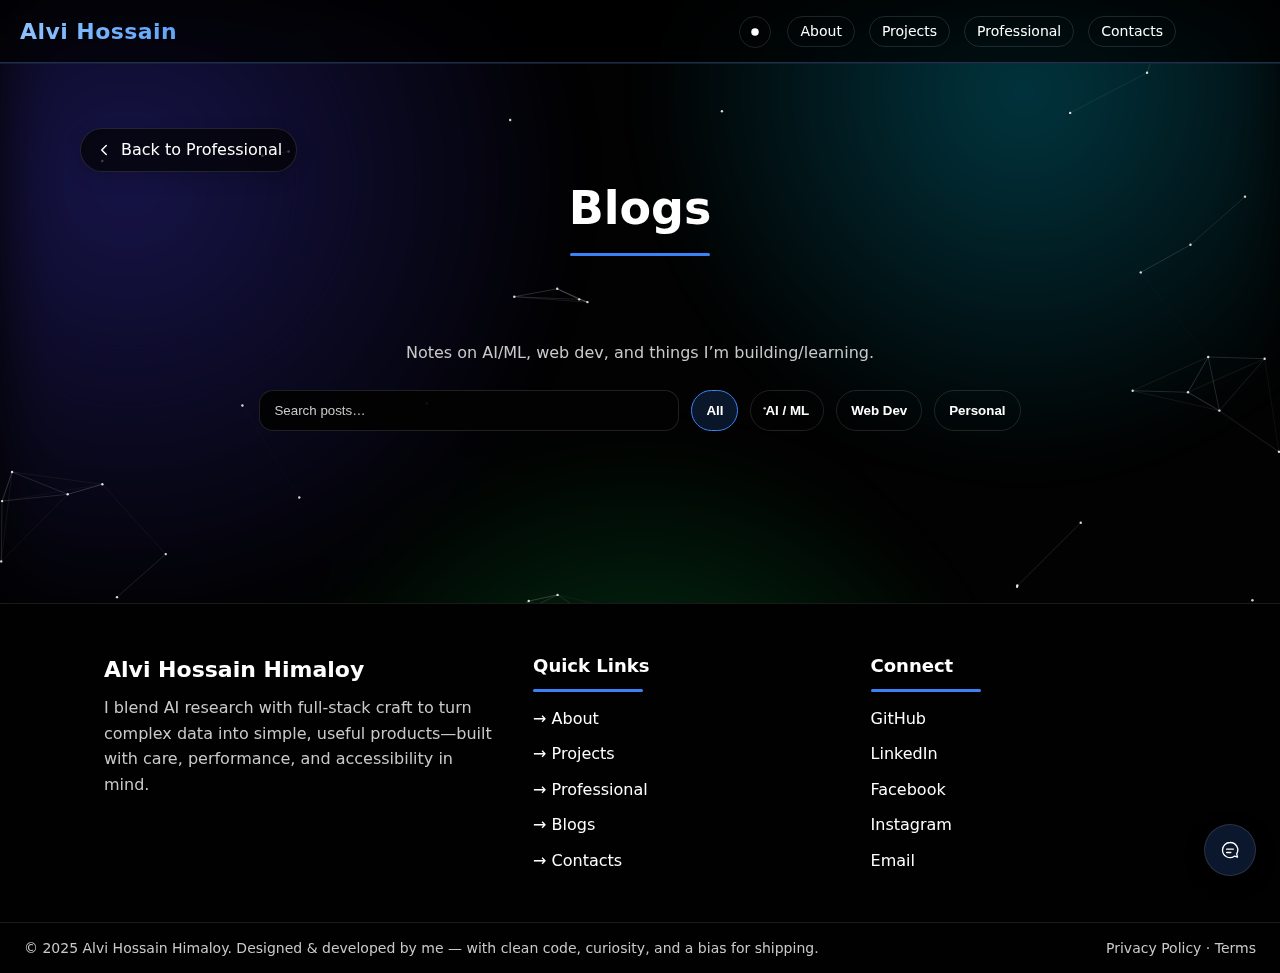
<file: blogs.html>
<!doctype html>
<html lang="en">
<head>
  <meta charset="utf-8" />
  <meta name="viewport" content="width=device-width, initial-scale=1" />
  <title>Blogs — Alvi</title>
  <link rel="stylesheet" href="styles.css" />
  <script defer src="script.js"></script>
</head>
<body>
  <!-- Backgrounds -->
  <div class="bg-aurora"></div>
  <canvas id="bg-particles"></canvas>

  <!-- Header -->
   <!-- Header -->
 <header class="header">
  <a class="brand" href="index.html">Alvi Hossain</a>

  <div class="container nav-row">
    <div class="right-group">
      <button id="themeToggle" class="icon-btn" aria-label="Toggle theme"></button>

      <!-- Desktop nav -->
      <nav class="nav desktop-nav" aria-label="Primary">
        <a href="About.html" class="btn">About</a>
        <a href="projects.html" class="btn">Projects</a>
        <a href="professional.html" class="btn">Professional</a>
        <a href="contacts.html" class="btn">Contacts</a>
      </nav>

      <!-- Mobile menu button -->
      <button id="menuBtn" class="icon-btn menu-btn"
              aria-label="Open menu" aria-controls="mobileMenu" aria-expanded="false">☰</button>
    </div>
  </div>
</header>

<!-- Mobile drawer (hidden by default) -->
<div id="mobileMenu" class="mobile-drawer" hidden>
  <div class="drawer-backdrop" data-close></div>
  <nav class="drawer-panel" role="dialog" aria-modal="true" aria-label="Mobile">
    <button class="drawer-close" data-close aria-label="Close">✕</button>
     <a href="About.html" class="drawer-link">About</a>
    <a href="projects.html" class="drawer-link">Projects</a>
    <a href="professional.html" class="drawer-link">Professional</a>
    <a href="contacts.html" class="drawer-link">Contacts</a>
  </nav>
</div>

  <main class="container section">
  <a class="back-link" href="professional.html">
      <svg viewBox="0 0 24 24"><path d="M15 18l-6-6 6-6" fill="none" stroke="currentColor" stroke-width="2" stroke-linecap="round" stroke-linejoin="round"/></svg>
      Back to Professional
    </a>
    <!-- Page header -->
    <header class="section-head">
      <h1 class="title">Blogs</h1>
      <div class="title-underline"></div>
      <p class="subtitle">Notes on AI/ML, web dev, and things I’m building/learning.</p>
    </header>

    <!-- Filters -->
    <div class="about-tabs" style="justify-content:center; gap:12px; margin-top:0;">
      <input id="blogSearch" class="chat-input" placeholder="Search posts…" style="max-width:420px;">
      <button class="tab-btn active" data-tag="all">All</button>
      <button class="tab-btn" data-tag="ai">AI / ML</button>
      <button class="tab-btn" data-tag="web">Web Dev</button>
      <button class="tab-btn" data-tag="personal">Personal</button>
    </div>

    
  </main>

  <!-- Chat widget (unchanged) -->
  <div id="chatbot" class="chatbot">
    <button id="chatToggle" class="chat-fab" aria-label="Open chat">
      <svg viewBox="0 0 24 24" width="20" height="20" aria-hidden="true">
        <path d="M12 3a9 9 0 00-9 9 9 9 0 0014.25 7.4l3.75 1-1-3.75A9 9 0 0012 3zM8 11h8M8 15h5"
              fill="none" stroke="currentColor" stroke-width="1.6" stroke-linecap="round" stroke-linejoin="round"/>
      </svg>
    </button>
    <div class="chat-window" hidden>
      <div class="chat-header">
        <strong>AlviBot</strong>
        <button id="chatClose" type="button" class="chat-close" aria-label="Close chat" title="Close (Esc)">✕</button>
      </div>
      <div id="chatLog" class="chat-log" aria-live="polite"></div>
      <form id="chatForm" class="chat-form" autocomplete="off">
        <input id="chatInput" class="chat-input" type="text" placeholder="Ask me anything…" />
        <button class="chat-send" aria-label="Send">Send</button>
      </form>
    </div>
  </div>

  <!-- Footer -->
  <footer class="site-footer">
    <div class="container footer-grid">
      <div class="footer-brand">
        <h3>Alvi Hossain Himaloy</h3>
        <p>I blend AI research with full-stack craft to turn complex data into simple, useful products—built with care, performance, and accessibility in mind.</p>
      </div>
      <div>
        <h4 class="footer-head">Quick Links</h4>
        <div class="underline"></div>
        <ul class="footer-ul">
          <li><a href="about.html">→ About</a></li>
          <li><a href="projects.html">→ Projects</a></li>
          <li><a href="professional.html">→ Professional</a></li>
          <li><a href="blogs.html">→ Blogs</a></li>
          <li><a href="contacts.html">→ Contacts</a></li>
        </ul>
      </div>
      <div>
        <h4 class="footer-head">Connect</h4>
        <div class="underline"></div>
        <ul class="footer-ul">
          <li><a href="https://github.com/ah-himaloy" target="_blank" rel="noopener">GitHub</a></li>
          <li><a href="https://www.linkedin.com/in/alvi-hossain-safri-himalya/" target="_blank" rel="noopener">LinkedIn</a></li>
          <li><a href="https://www.facebook.com/alvihossain1086" target="_blank" rel="noopener">Facebook</a></li>
          <li><a href="https://www.instagram.com/ah_himaloy/" target="_blank" rel="noopener">Instagram</a></li>
          <li><a href="mailto:alvihossain1086@gmail.com">Email</a></li>
        </ul>
      </div>
    </div>
    <div class="footer-bar">
      <span>© 2025 Alvi Hossain Himaloy. Designed &amp; developed by me — with clean code, curiosity, and a bias for shipping.</span>
      <span>Privacy Policy · Terms</span>
    </div>
  </footer>

  <!-- Page-local script: search + tag filter (tiny, no conflicts) -->
  <script>
    (function(){
      const search = document.getElementById('blogSearch');
      const grid   = document.getElementById('blogGrid');
      const cards  = [...grid.querySelectorAll('.project-card')];
      const tagBtns= [...document.querySelectorAll('.about-tabs .tab-btn')];
      let activeTag = 'all';

      function applyFilter(){
        const q = (search?.value || '').trim().toLowerCase();
        cards.forEach(card => {
          const inTag = activeTag === 'all' || (card.dataset.tags || '').includes(activeTag);
          const text  = card.innerText.toLowerCase();
          const show  = inTag && (!q || text.includes(q));
          card.style.display = show ? '' : 'none';
        });
      }

      search?.addEventListener('input', applyFilter);
      tagBtns.forEach(btn=>{
        btn.addEventListener('click', ()=>{
          tagBtns.forEach(b=>b.classList.remove('active'));
          btn.classList.add('active');
          activeTag = btn.dataset.tag;
          applyFilter();
        });
      });

      applyFilter();
    })();
  </script>
</body>
</html>
</file>
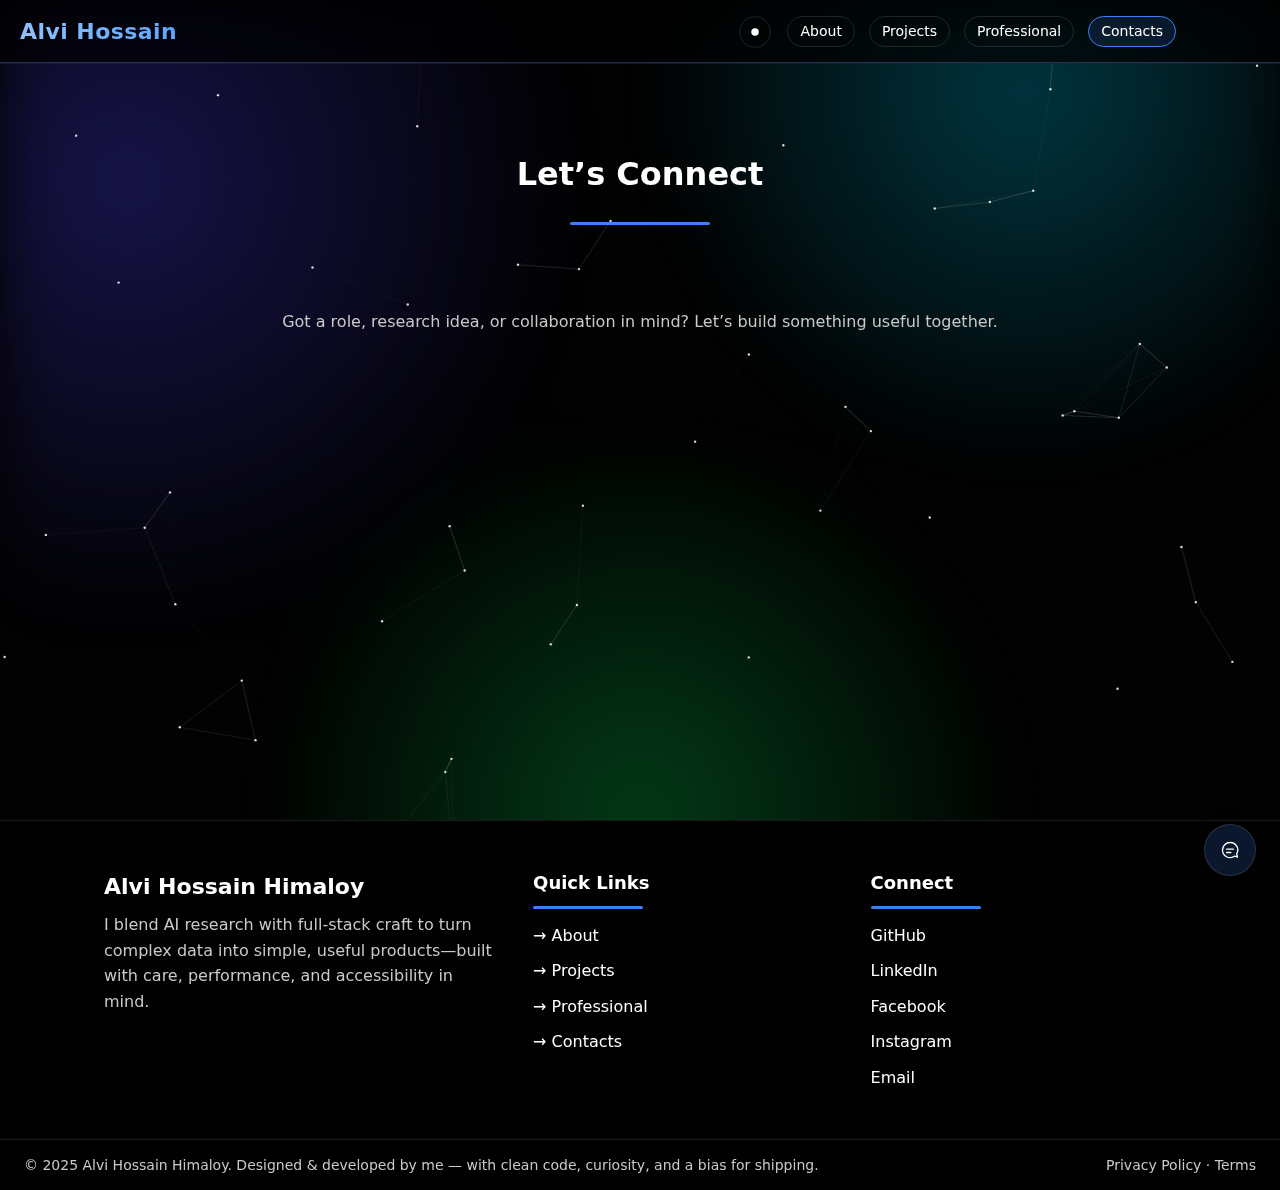
<file: contacts.html>
<!doctype html>
<html lang="en">
<head>
  <meta charset="utf-8" />
  <meta name="viewport" content="width=device-width, initial-scale=1" />
  <title>Contacts — Alvi</title>
  <link rel="stylesheet" href="styles.css" />
  <script defer src="script.js"></script>
</head>
<body>
  <!-- Background layers -->
  <div class="bg-aurora"></div>
  <canvas id="bg-particles"></canvas>

     <!-- Header -->
 <header class="header">
  <a class="brand" href="index.html">Alvi Hossain</a>

  <div class="container nav-row">
    <div class="right-group">
      <button id="themeToggle" class="icon-btn" aria-label="Toggle theme"></button>

      <!-- Desktop nav -->
      <nav class="nav desktop-nav" aria-label="Primary">
        <a href="About.html" class="btn">About</a>
        <a href="projects.html" class="btn">Projects</a>
        <a href="professional.html" class="btn">Professional</a>
        <a href="contacts.html" class="btn">Contacts</a>
      </nav>

      <!-- Mobile menu button -->
      <button id="menuBtn" class="icon-btn menu-btn"
              aria-label="Open menu" aria-controls="mobileMenu" aria-expanded="false">☰</button>
    </div>
  </div>
</header>

<!-- Mobile drawer (hidden by default) -->
<div id="mobileMenu" class="mobile-drawer" hidden>
  <div class="drawer-backdrop" data-close></div>
  <nav class="drawer-panel" role="dialog" aria-modal="true" aria-label="Mobile">
    <button class="drawer-close" data-close aria-label="Close">✕</button>
    <a href="work-experience.html" class="drawer-link">Work Experiences</a>
    <a href="projects.html" class="drawer-link">Projects</a>
    <a href="blogs.html" class="drawer-link">Blogs</a>
    <a href="contacts.html" class="drawer-link">Contacts</a>
  </nav>
</div>

  <!-- Connect -->
  <main class="container section">
    <section class="connect">
      <div class="section-head">
        <h1 class="section-title">Let’s Connect</h1>
        <div class="title-underline"></div>
        <p class="subtitle">Got a role, research idea, or collaboration in mind? Let’s build something useful together.</p>
      </div>

      <!-- One-row social cards -->
      <div class="social-grid">
        <a class="social-card" href="https://github.com/ah-himaloy" target="_blank" rel="noopener" style="--d:0ms">
          <div class="social-icon">
            <svg viewBox="0 0 24 24" aria-hidden="true"><path d="M12 .5a12 12 0 00-3.79 23.4c.6.11.82-.26.82-.58v-2.02c-3.34.73-4.04-1.61-4.04-1.61-.55-1.39-1.33-1.76-1.33-1.76-1.09-.76.08-.75.08-.75 1.2.08 1.84 1.24 1.84 1.24 1.07 1.83 2.81 1.3 3.5.99.11-.78.42-1.3.76-1.6-2.67-.3-5.48-1.33-5.48-5.9 0-1.3.47-2.37 1.24-3.2-.12-.3-.54-1.52.12-3.18 0 0 1.01-.32 3.3 1.22a11.48 11.48 0 016.01 0c2.29-1.54 3.3-1.22 3.3-1.22.66 1.66.24 2.88.12 3.18.77.83 1.24 1.9 1.24 3.2 0 4.58-2.81 5.59-5.49 5.89.43.38.81 1.11.81 2.25v3.34c0 .32.21.7.83.58A12 12 0 0012 .5z"/></svg>
          </div>
          <div class="social-label">GitHub</div>
        </a>

        <a class="social-card" href="https://www.linkedin.com/in/alvi-hossain-safri-himalya/" target="_blank" rel="noopener" style="--d:80ms">
          <div class="social-icon">
            <svg viewBox="0 0 24 24" aria-hidden="true"><path d="M4.98 3.5C4.98 4.88 3.86 6 2.5 6S0 4.88 0 3.5 1.12 1 2.5 1s2.48 1.12 2.48 2.5zM.5 8.5H4.5V23.5H.5zM8.5 8.5H12.3V10.3h.06c.53-1 1.83-2.06 3.77-2.06 4.03 0 4.77 2.65 4.77 6.1v9.16H16.9V15.4c0-1.92-.03-4.39-2.68-4.39-2.68 0-3.09 2.09-3.09 4.25v8.24H8.5z"/></svg>
          </div>
          <div class="social-label">LinkedIn</div>
        </a>

        <a class="social-card" href="https://www.facebook.com/alvihossain1086" target="_blank" rel="noopener" style="--d:160ms">
          <div class="social-icon">
            <svg viewBox="0 0 24 24" aria-hidden="true"><path d="M22 12a10 10 0 10-11.56 9.9v-7H7.9V12h2.54V9.8c0-2.5 1.49-3.88 3.77-3.88 1.09 0 2.24.2 2.24.2v2.46h-1.26c-1.24 0-1.63.77-1.63 1.56V12h2.78l-.44 2.9h-2.34v7A10 10 0 0022 12z"/></svg>
          </div>
          <div class="social-label">Facebook</div>
        </a>

        <a class="social-card" href="https://www.instagram.com/ah_himaloy/" target="_blank" rel="noopener" style="--d:240ms">
          <div class="social-icon">
            <svg viewBox="0 0 24 24" aria-hidden="true"><path d="M7 2h10a5 5 0 015 5v10a5 5 0 01-5 5H7a5 5 0 01-5-5V7a5 5 0 015-5zm5 5a5 5 0 100 10 5 5 0 000-10zm7-1a1 1 0 10-2 0 1 1 0 002 0zM12 9a3 3 0 110 6 3 3 0 010-6z"/></svg>
          </div>
          <div class="social-label">Instagram</div>
        </a>

        <!-- Email with fallback to Gmail -->
        <a id="emailCard"
           class="social-card"
           href="mailto:alvihossain1086@gmail.com?subject=Hello%20Alvi&body=Hi%20Alvi%2C%0A"
           data-fallback="https://mail.google.com/mail/?view=cm&fs=1&to=alvihossain1086@gmail.com&su=Hello%20Alvi&body=Hi%20Alvi%2C%0A"
           style="--d:320ms">
          <div class="social-icon">
            <svg viewBox="0 0 24 24" aria-hidden="true"><path d="M4 4h16a2 2 0 012 2v1l-10 6L2 7V6a2 2 0 012-2zm0 6.5l7.38 4.43a2 2 0 002.24 0L21 10.5V18a2 2 0 01-2 2H5a2 2 0 01-2-2v-7.5z"/></svg>
          </div>
          <div class="social-label">Email</div>
        </a>
      </div>

      <!-- Availability -->
      <div class="avail-card" style="--d:420ms">
        <div class="avail-head">
          <svg viewBox="0 0 24 24" aria-hidden="true"><path d="M12 6v6l4 2m6-2a10 10 0 11-20 0 10 10 0 0120 0z" fill="none" stroke="currentColor" stroke-width="1.8" stroke-linecap="round" stroke-linejoin="round"/></svg>
          <div>
            <div class="avail-title">Availability</div>
            <div class="title-underline small"></div>
          </div>
        </div>
        <div class="avail-grid">
          <div>
            <strong>Sunday – Thursday</strong><br/>
            10:00 AM – 12:00 AM
          </div>
          <div>
            <strong>Friday – Saturday</strong><br/>
            Available for urgent matters
          </div>
        </div>
      </div>
    </section>
  </main>

  <!-- Chat widget -->
  <div id="chatbot" class="chatbot">
    <button id="chatToggle" class="chat-fab" aria-label="Open chat">
      <svg viewBox="0 0 24 24" width="20" height="20" aria-hidden="true">
        <path d="M12 3a9 9 0 00-9 9 9 9 0 0014.25 7.4l3.75 1-1-3.75A9 9 0 0012 3zM8 11h8M8 15h5"
              fill="none" stroke="currentColor" stroke-width="1.6" stroke-linecap="round" stroke-linejoin="round"/>
      </svg>
    </button>

    <div class="chat-window" hidden>
      <div class="chat-header">
        <strong>AlviBot</strong>
        <button id="chatClose" type="button" class="chat-close" aria-label="Close chat" title="Close (Esc)">✕</button>
      </div>

      <div id="chatLog" class="chat-log" aria-live="polite"></div>

      <form id="chatForm" class="chat-form" autocomplete="off">
        <input id="chatInput" class="chat-input" type="text" placeholder="Ask me anything…" />
        <button class="chat-send" aria-label="Send">Send</button>
      </form>
    </div>
  </div>

  <!-- Footer -->
  <footer class="site-footer">
    <div class="container footer-grid">
      <div class="footer-brand">
        <h3>Alvi Hossain Himaloy</h3>
        <p>I blend AI research with full-stack craft to turn complex data into simple, useful products—built with care, performance, and accessibility in mind.</p>
      </div>
      <div>
        <h4 class="footer-head">Quick Links</h4>
        <div class="underline"></div>
        <ul class="footer-ul">
         <li><a href="About.html">→ About</a></li>
          <li><a href="projects.html">→ Projects</a></li>
          <li><a href="professional.html">→ Professional</a></li>
          <li><a href="contacts.html">→ Contacts</a></li>
        </ul>
      </div>
      <div>
        <h4 class="footer-head">Connect</h4>
        <div class="underline"></div>
        <ul class="footer-ul">
          <li><a href="https://github.com/ah-himaloy" target="_blank" rel="noopener">GitHub</a></li>
          <li><a href="https://www.linkedin.com/in/alvi-hossain-safri-himalya/" target="_blank" rel="noopener">LinkedIn</a></li>
          <li><a href="https://www.facebook.com/alvihossain1086" target="_blank" rel="noopener">Facebook</a></li>
          <li><a href="https://www.instagram.com/ah_himaloy/" target="_blank" rel="noopener">Instagram</a></li>
          <li><a href="mailto:alvihossain1086@gmail.com">Email</a></li>
        </ul>
      </div>
    </div>
    <div class="footer-bar">
      <span>© 2025 Alvi Hossain Himaloy. Designed &amp; developed by me — with clean code, curiosity, and a bias for shipping.</span>
      <span>Privacy Policy · Terms</span>
    </div>
  </footer>

  <!-- Email fallback: if no mail app handles mailto, open Gmail -->
  <script>
    (function () {
      const link = document.getElementById('emailCard');
      if (!link) return;

      link.addEventListener('click', function () {
        const state = document.visibilityState;
        const gmail = link.dataset.fallback;
        setTimeout(() => {
          if (document.visibilityState === state) {
            window.open(gmail, '_blank', 'noopener');
          }
        }, 800);
      });
    })();
  </script>
</body>
</html>
</file>
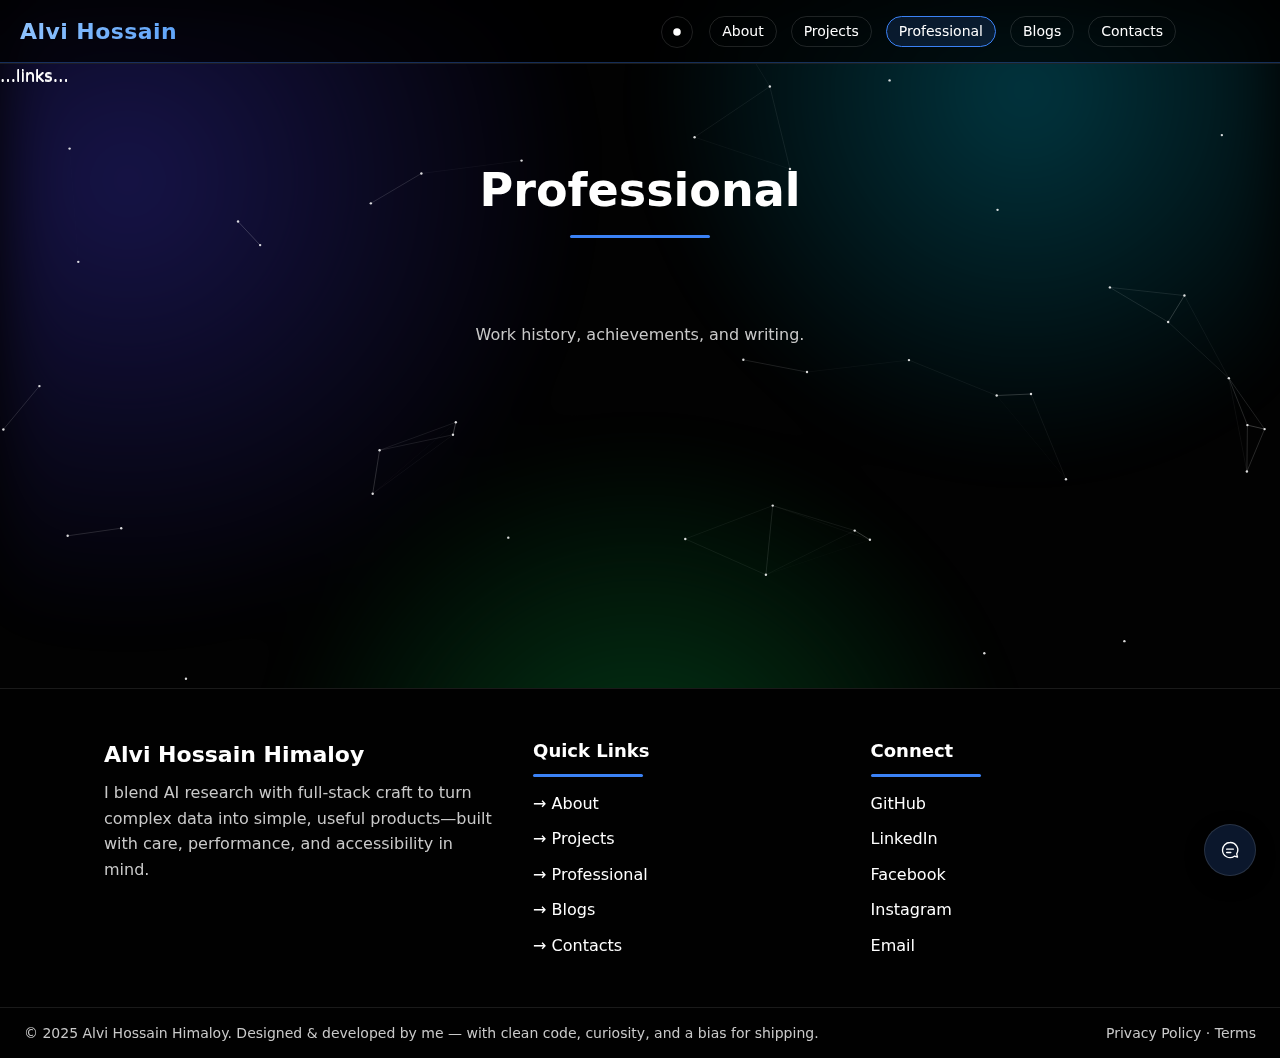
<file: professional.html>
<!doctype html>
<html lang="en">
<head>
  <meta charset="utf-8" />
  <meta name="viewport" content="width=device-width, initial-scale=1" />
  <title>Professional — Alvi</title>
  <link rel="stylesheet" href="styles.css" />
  <script defer src="script.js"></script>
</head>
<body>
  <!-- Backgrounds -->
  <div class="bg-aurora"></div>
  <canvas id="bg-particles"></canvas>

  <!-- Header -->
  <header class="header">
    <a class="brand" href="index.html">Alvi Hossain</a>
    <div class="container nav-row">
      <div class="right-group">
        <button id="themeToggle" class="icon-btn" aria-label="Toggle theme"></button>
        <nav class="nav" aria-label="Primary">
          <a href="about.html" class="btn">About</a>
          <a href="projects.html" class="btn">Projects</a>
          <a href="professional.html" class="btn active">Professional</a>
          <a href="blogs.html" class="btn">Blogs</a>
          <a href="contacts.html" class="btn">Contacts</a>
        </nav>
      </div>
    </div>
	<nav class="nav desktop-nav">…links…</nav>
<button id="menuBtn" class="icon-btn menu-btn"
        aria-label="Open menu" aria-controls="mobileMenu" aria-expanded="false">☰</button>

  </header>
  <nav class="nav desktop-nav">…links…</nav>
<button id="menuBtn" class="icon-btn menu-btn"
        aria-label="Open menu" aria-controls="mobileMenu" aria-expanded="false">☰</button>


  <!-- Main -->
  <main class="container section">
    <header class="section-head">
      <h1 class="title">Professional</h1>
      <div class="title-underline"></div>
      <p class="subtitle">Work history, achievements, and writing.</p>
    </header>

    <!-- Three centered cards -->
    <div class="menu-grid">
      <!-- Work Experience -->
      <a class="social-card" href="work-experience.html" style="--d:0ms">
        <div class="social-icon">
          <svg viewBox="0 0 24 24" aria-hidden="true">
            <path d="M9 3h6a2 2 0 012 2v1h3a2 2 0 012 2v10a3 3 0 01-3 3H6a3 3 0 01-3-3V8a2 2 0 012-2h3V5a2 2 0 012-2zm2 3h2V5h-2v1z"/>
          </svg>
        </div>
        <div class="social-label">Work Experience</div>
      </a>

      <!-- Achievements -->
      <a class="social-card" href="achievements.html" style="--d:120ms">
        <div class="social-icon">
          <svg viewBox="0 0 24 24" aria-hidden="true">
            <path d="M18 3h2a2 2 0 012 2v2a5 5 0 01-5 5 6 6 0 01-3 3.7V18h3v2H7v-2h3v-2.3A6 6 0 017 12a5 5 0 01-5-5V5a2 2 0 012-2h2V2h10v1zM5 5H3v2a3 3 0 003 3V5zm16 0h-2v5a3 3 0 003-3V5z"/>
          </svg>
        </div>
        <div class="social-label">Achievements</div>
      </a>

      <!-- Blogs (new) -->
      <a class="social-card" href="blogs.html" style="--d:240ms">
        <div class="social-icon">
          <svg viewBox="0 0 24 24" aria-hidden="true">
            <path d="M4 5a3 3 0 013-3h10a3 3 0 013 3v14a2 2 0 01-2 2H6a2 2 0 01-2-2V5zm4 2h8v2H8V7zm0 4h8v2H8v-2zm0 4h5v2H8v-2z"/>
          </svg>
        </div>
        <div class="social-label">Blogs</div>
      </a>
    </div>
  </main>

  <!-- Chat widget -->
  <div id="chatbot" class="chatbot">
    <button id="chatToggle" class="chat-fab" aria-label="Open chat">
      <svg viewBox="0 0 24 24" width="20" height="20" aria-hidden="true">
        <path d="M12 3a9 9 0 00-9 9 9 9 0 0014.25 7.4l3.75 1-1-3.75A9 9 0 0012 3zM8 11h8M8 15h5"
              fill="none" stroke="currentColor" stroke-width="1.6" stroke-linecap="round" stroke-linejoin="round"/>
      </svg>
    </button>
    <div class="chat-window" hidden>
      <div class="chat-header">
        <strong>AlviBot</strong>
        <button id="chatClose" type="button" class="chat-close" aria-label="Close chat" title="Close (Esc)">✕</button>
      </div>
      <div id="chatLog" class="chat-log" aria-live="polite"></div>
      <form id="chatForm" class="chat-form" autocomplete="off">
        <input id="chatInput" class="chat-input" type="text" placeholder="Ask me anything…" />
        <button class="chat-send" aria-label="Send">Send</button>
      </form>
    </div>
  </div>

  <!-- Footer -->
  <footer class="site-footer">
    <div class="container footer-grid">
      <div class="footer-brand">
        <h3>Alvi Hossain Himaloy</h3>
        <p>
          I blend AI research with full-stack craft to turn complex data into simple,
          useful products—built with care, performance, and accessibility in mind.
        </p>
      </div>

      <div>
        <h4 class="footer-head">Quick Links</h4>
        <div class="underline"></div>
        <ul class="footer-ul">
          <li><a href="about.html">→ About</a></li>
          <li><a href="projects.html">→ Projects</a></li>
          <li><a href="professional.html">→ Professional</a></li>
          <li><a href="blogs.html">→ Blogs</a></li>
          <li><a href="contacts.html">→ Contacts</a></li>
        </ul>
      </div>

      <div>
        <h4 class="footer-head">Connect</h4>
        <div class="underline"></div>
        <ul class="footer-ul">
          <li><a href="https://github.com/ah-himaloy" target="_blank" rel="noopener">GitHub</a></li>
          <li><a href="https://www.linkedin.com/in/alvi-hossain-safri-himalya/" target="_blank" rel="noopener">LinkedIn</a></li>
          <li><a href="https://www.facebook.com/alvihossain1086" target="_blank" rel="noopener">Facebook</a></li>
          <li><a href="https://www.instagram.com/ah_himaloy/" target="_blank" rel="noopener">Instagram</a></li>
          <li><a href="mailto:alvihossain1086@gmail.com">Email</a></li>
        </ul>
      </div>
    </div>

    <div class="footer-bar">
      <span>© 2025 Alvi Hossain Himaloy. Designed &amp; developed by me — with clean code, curiosity, and a bias for shipping.</span>
      <span>Privacy Policy · Terms</span>
    </div>
  </footer>
</body>
</html>
</file>
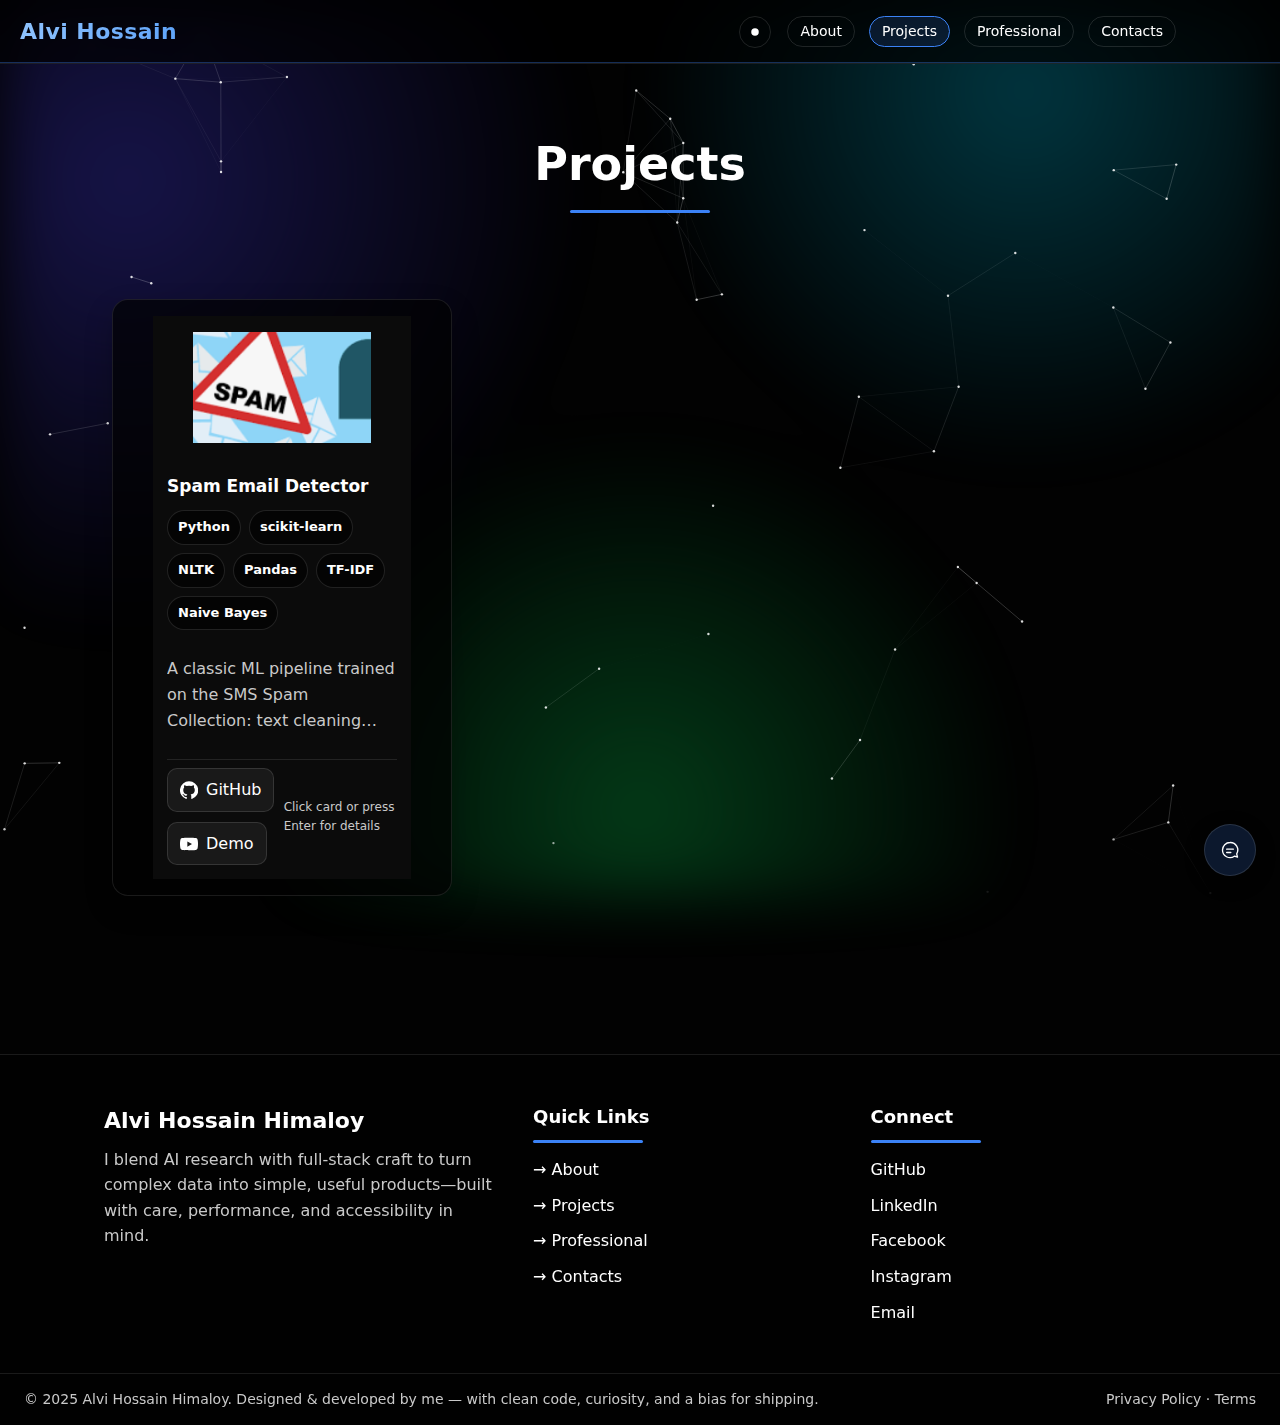
<file: projects.html>
<!doctype html>
<html lang="en">
<head>
  <meta charset="utf-8" />
  <meta name="viewport" content="width=device-width, initial-scale=1" />
  <title>Projects — Alvi</title>

  <!-- Global styles + global script (theme, particles, chat, etc.) -->
  <link rel="stylesheet" href="styles.css" />
  <script defer src="script.js"></script>
</head>
<body>
  <!-- Backgrounds -->
  <div class="bg-aurora"></div>
  <canvas id="bg-particles"></canvas>

  <!-- Header -->
 <header class="header">
  <a class="brand" href="index.html">Alvi Hossain</a>

  <div class="container nav-row">
    <div class="right-group">
      <button id="themeToggle" class="icon-btn" aria-label="Toggle theme"></button>

      <!-- Desktop nav -->
      <nav class="nav desktop-nav" aria-label="Primary">
        <a href="About.html" class="btn">About</a>
        <a href="projects.html" class="btn">Projects</a>
        <a href="professional.html" class="btn">Professional</a>
        <a href="contacts.html" class="btn">Contacts</a>
      </nav>

      <!-- Mobile menu button -->
      <button id="menuBtn" class="icon-btn menu-btn"
              aria-label="Open menu" aria-controls="mobileMenu" aria-expanded="false">☰</button>
    </div>
  </div>
</header>

<!-- Mobile drawer (hidden by default) -->
<div id="mobileMenu" class="mobile-drawer" hidden>
  <div class="drawer-backdrop" data-close></div>
  <nav class="drawer-panel" role="dialog" aria-modal="true" aria-label="Mobile">
    <button class="drawer-close" data-close aria-label="Close">✕</button>
    <a href="About.html" class="drawer-link">About</a>
    <a href="projects.html" class="drawer-link">Projects</a>
    <a href="professional.html" class="drawer-link">Professional</a>
    <a href="contacts.html" class="drawer-link">Contacts</a>
  </nav>
</div>

  <!-- Main -->
  <main class="container section">
    <header class="section-head">
      <h1 class="title">Projects</h1>
      <div class="title-underline"></div>
    </header>

    <!-- ===== One project card for now ===== -->
    <section class="projects-grid">
      <article class="project-card" data-modal="proj-spam" tabindex="0" 
               aria-label="Open details for Spam Email Detector">
        <figure class="project-media">
          <!-- Make sure this file exists: /pictures/spam-detector-cover.jpg -->
 <figure class="project-media">
  <img src="pictures/spam-detector-cover.png"
       alt="Spam Email Detector preview"
       onerror="this.onerror=null; this.src='pictures/alvi.png';">
</figure>



        <div class="project-body">
          <h3 class="project-title">Spam Email Detector</h3>

          <div class="tags">
            <span class="tag">Python</span>
            <span class="tag">scikit-learn</span>
            <span class="tag">NLTK</span>
            <span class="tag">Pandas</span>
            <span class="tag">TF-IDF</span>
            <span class="tag">Naive Bayes</span>
          </div>

          <p class="project-desc">
            A classic ML pipeline trained on the SMS Spam Collection: text cleaning with NLTK,
            TF-IDF vectorisation and a Multinomial Naive Bayes classifier. Includes metrics and model export.
          </p>

          <div class="project-bar">
            <div class="project-links">
              <!-- NOTE: no 'icon' class on the <a>. The icon class is on the SVG only. -->
              <a class="btn-link" href="https://github.com/ah-himaloy/gmail-spam-detector"
                 target="_blank" rel="noopener" title="GitHub">
                <svg class="icon" viewBox="0 0 24 24" aria-hidden="true">
                  <path d="M12 .5a12 12 0 00-3.79 23.4c.6.11.82-.26.82-.58v-2.02c-3.34.73-4.04-1.61-4.04-1.61-.55-1.39-1.33-1.76-1.33-1.76-1.09-.76.08-.75.08-.75 1.2.08 1.84 1.24 1.84 1.24 1.07 1.83 2.81 1.3 3.5.99.11-.78.42-1.3.76-1.6-2.67-.3-5.48-1.33-5.48-5.9 0-1.3.47-2.37 1.24-3.2-.12-.3-.54-1.52.12-3.18 0 0 1.01-.32 3.3 1.22a11.48 11.48 0 016.01 0c2.29-1.54 3.3-1.22 3.3-1.22.66 1.66.24 2.88.12 3.18.77.83 1.24 1.9 1.24 3.2 0 4.58-2.81 5.59-5.49 5.89.43.38.81 1.11.81 2.25v3.34c0 .32.21.7.83.58A12 12 0 0012 .5z" fill="currentColor"/>
                </svg>
                <span>GitHub</span>
              </a>

              <a class="btn-link" href="https://www.youtube.com/channel/UCExHM7XmlA6ks9j5rEz3iuw"
                 target="_blank" rel="noopener" title="YouTube">
                <svg class="icon" viewBox="0 0 24 24" aria-hidden="true">
                  <path d="M23.5 6.2a3.1 3.1 0 00-2.2-2.2C19.5 3.5 12 3.5 12 3.5s-7.5 0-9.3.5A3.1 3.1 0 00.5 6.2 32 32 0 000 12a32 32 0 00.5 5.8 3.1 3.1 0 002.2 2.2c1.8.5 9.3.5 9.3.5s7.5 0 9.3-.5a3.1 3.1 0 002.2-2.2A32 32 0 0024 12a32 32 0 00-.5-5.8zM9.8 15.5V8.5l6.2 3.5-6.2 3.5z" fill="currentColor"/>
                </svg>
                <span>Demo</span>
              </a>
            </div>

            <span class="hint">Click card or press Enter for details</span>
          </div>
        </div>
      </article>
    </section>
  </main>

  <!-- Modal (hidden by default) -->
  <div id="proj-spam" class="modal-overlay" hidden>
    <div class="modal" role="dialog" aria-modal="true" aria-labelledby="spam-title">
      <button class="modal-close" aria-label="Close">✕</button>

<figure class="modal-hero">
  <img src="pictures/spam-detector.png"
       alt="Spam Email Detector large preview" loading="lazy">
</figure>


      <h2 id="spam-title" class="modal-title">Spam Email Detector</h2>

      <div class="modal-section">
        <h3 class="modal-h3">Technologies Used</h3>
        <div class="tags">
          <span class="tag">Python</span><span class="tag">Pandas</span><span class="tag">NumPy</span>
          <span class="tag">NLTK</span><span class="tag">scikit-learn</span><span class="tag">TF-IDF</span>
          <span class="tag">MultinomialNB</span><span class="tag">Joblib</span>
        </div>
      </div>

      <div class="modal-section">
        <h3 class="modal-h3">Description</h3>
        <p class="lead small">
          Load → clean (lowercase, punctuation/number removal, stopwords) → TF-IDF (bi-grams) →
          train (Multinomial NB) → evaluate → save model &amp; vectoriser to <code>/models</code>.
        </p>
        <ul class="bullets">
          <li>Preprocessing with NLTK stopwords.</li>
          <li>TF-IDF with bi-grams for richer features.</li>
          <li>Stratified split, classification report &amp; confusion matrix.</li>
        </ul>
      </div>

      <div class="modal-section">
        <h3 class="modal-h3">Links</h3>
        <div class="project-links">
          <a class="btn-link" href="https://github.com/ah-himaloy/gmail-spam-detector" target="_blank" rel="noopener">
            <svg class="icon" viewBox="0 0 24 24" aria-hidden="true">
              <path d="M12 .5a12 12 0 00-3.79 23.4c.6.11.82-.26.82-.58v-2.02c-3.34.73-4.04-1.61-4.04-1.61-.55-1.39-1.33-1.76-1.33-1.76-1.09-.76.08-.75.08-.75 1.2.08 1.84 1.24 1.84 1.24 1.07 1.83 2.81 1.3 3.5.99.11-.78.42-1.3.76-1.6-2.67-.3-5.48-1.33-5.48-5.9 0-1.3.47-2.37 1.24-3.2-.12-.3-.54-1.52.12-3.18 0 0 1.01-.32 3.3 1.22a11.48 11.48 0 016.01 0c2.29-1.54 3.3-1.22 3.3-1.22.66 1.66.24 2.88.12 3.18.77.83 1.24 1.9 1.24 3.2 0 4.58-2.81 5.59-5.49 5.89.43.38.81 1.11.81 2.25v3.34c0 .32.21.7.83.58A12 12 0 0012 .5z" fill="currentColor"/>
            </svg>
            <span>View on GitHub</span>
          </a>
          <a class="btn-link" href="https://youtu.be/wMNcMX03Fmo?si=OFPN6oTI8MnErbmp" target="_blank" rel="noopener">
            <svg class="icon" viewBox="0 0 24 24" aria-hidden="true">
              <path d="M23.5 6.2a3.1 3.1 0 00-2.2-2.2C19.5 3.5 12 3.5 12 3.5s-7.5 0-9.3.5A3.1 3.1 0 00.5 6.2 32 32 0 000 12a32 32 0 00.5 5.8 3.1 3.1 0 002.2 2.2c1.8.5 9.3.5 9.3.5s7.5 0 9.3-.5a3.1 3.1 0 002.2-2.2A32 32 0 0024 12a32 32 0 00-.5-5.8zM9.8 15.5V8.5l6.2 3.5-6.2 3.5z" fill="currentColor"/>
            </svg>
            <span>Watch Demo</span>
          </a>
        </div>
      </div>
    </div>
  </div>

  <!-- Chat widget -->
  <div id="chatbot" class="chatbot">
    <button id="chatToggle" class="chat-fab" aria-label="Open chat">
      <svg viewBox="0 0 24 24" width="20" height="20" aria-hidden="true">
        <path d="M12 3a9 9 0 00-9 9 9 9 0 0014.25 7.4l3.75 1-1-3.75A9 9 0 0012 3zM8 11h8M8 15h5"
              fill="none" stroke="currentColor" stroke-width="1.6" stroke-linecap="round" stroke-linejoin="round"/>
      </svg>
    </button>
    <div class="chat-window" hidden>
      <div class="chat-header">
        <strong>AlviBot</strong>
        <button id="chatClose" type="button" class="chat-close" aria-label="Close chat" title="Close (Esc)">✕</button>
      </div>
      <div id="chatLog" class="chat-log" aria-live="polite"></div>
      <form id="chatForm" class="chat-form" autocomplete="off">
        <input id="chatInput" class="chat-input" type="text" placeholder="Ask me anything…" />
        <button class="chat-send" aria-label="Send">Send</button>
      </form>
    </div>
  </div>

  <!-- Footer -->
  <footer class="site-footer">
    <div class="container footer-grid">
      <div class="footer-brand">
        <h3>Alvi Hossain Himaloy</h3>
        <p>I blend AI research with full-stack craft to turn complex data into simple, useful products—built with care, performance, and accessibility in mind.</p>
      </div>
      <div>
        <h4 class="footer-head">Quick Links</h4>
        <div class="underline"></div>
        <ul class="footer-ul">
          <li><a href="about.html">→ About</a></li>
          <li><a href="projects.html">→ Projects</a></li>
          <li><a href="professional.html">→ Professional</a></li>
          <li><a href="contacts.html">→ Contacts</a></li>
        </ul>
      </div>
      <div>
        <h4 class="footer-head">Connect</h4>
        <div class="underline"></div>
        <ul class="footer-ul">
          <li><a href="https://github.com/ah-himaloy" target="_blank" rel="noopener">GitHub</a></li>
          <li><a href="https://www.linkedin.com/in/alvi-hossain-safri-himalya/" target="_blank" rel="noopener">LinkedIn</a></li>
          <li><a href="https://www.facebook.com/alvihossain1086" target="_blank" rel="noopener">Facebook</a></li>
          <li><a href="https://www.instagram.com/ah_himaloy/" target="_blank" rel="noopener">Instagram</a></li>
          <li><a href="mailto:alvihossain1086@gmail.com">Email</a></li>
        </ul>
      </div>
    </div>
    <div class="footer-bar">
      <span>© 2025 Alvi Hossain Himaloy. Designed &amp; developed by me — with clean code, curiosity, and a bias for shipping.</span>
      <span>Privacy Policy · Terms</span>
    </div>
  </footer>

  <!-- Page-local script: modal only (kept tiny to avoid conflicts with script.js) -->
  <script>
    (function () {
      const open = (id) => {
        const el = document.getElementById(id);
        if (!el) return;
        el.hidden = false;
        document.body.style.overflow = 'hidden';
        el.querySelector('.modal-close')?.focus();
      };
      const close = (overlay) => {
        overlay.hidden = true;
        document.body.style.overflow = '';
      };

      // open on card click / keyboard
      document.querySelectorAll('.project-card[data-modal]').forEach(card => {
        card.addEventListener('click', (e) => {
          if (e.target.closest('a,button')) return; // let links work
          open(card.dataset.modal);
        });
        card.addEventListener('keydown', (e) => {
          if (e.key === 'Enter' || e.key === ' ') {
            e.preventDefault();
            open(card.dataset.modal);
          }
        });
      });

      // close on overlay/close/ESC
      document.querySelectorAll('.modal-overlay').forEach(overlay => {
        overlay.addEventListener('click', (e) => {
          if (e.target === overlay) close(overlay);
        });
        overlay.querySelector('.modal-close')?.addEventListener('click', () => close(overlay));
      });
      document.addEventListener('keydown', (e) => {
        if (e.key === 'Escape') {
          document.querySelectorAll('.modal-overlay:not([hidden])').forEach(close);
        }
      });
    })();
  </script>
</body>
</html>
</file>
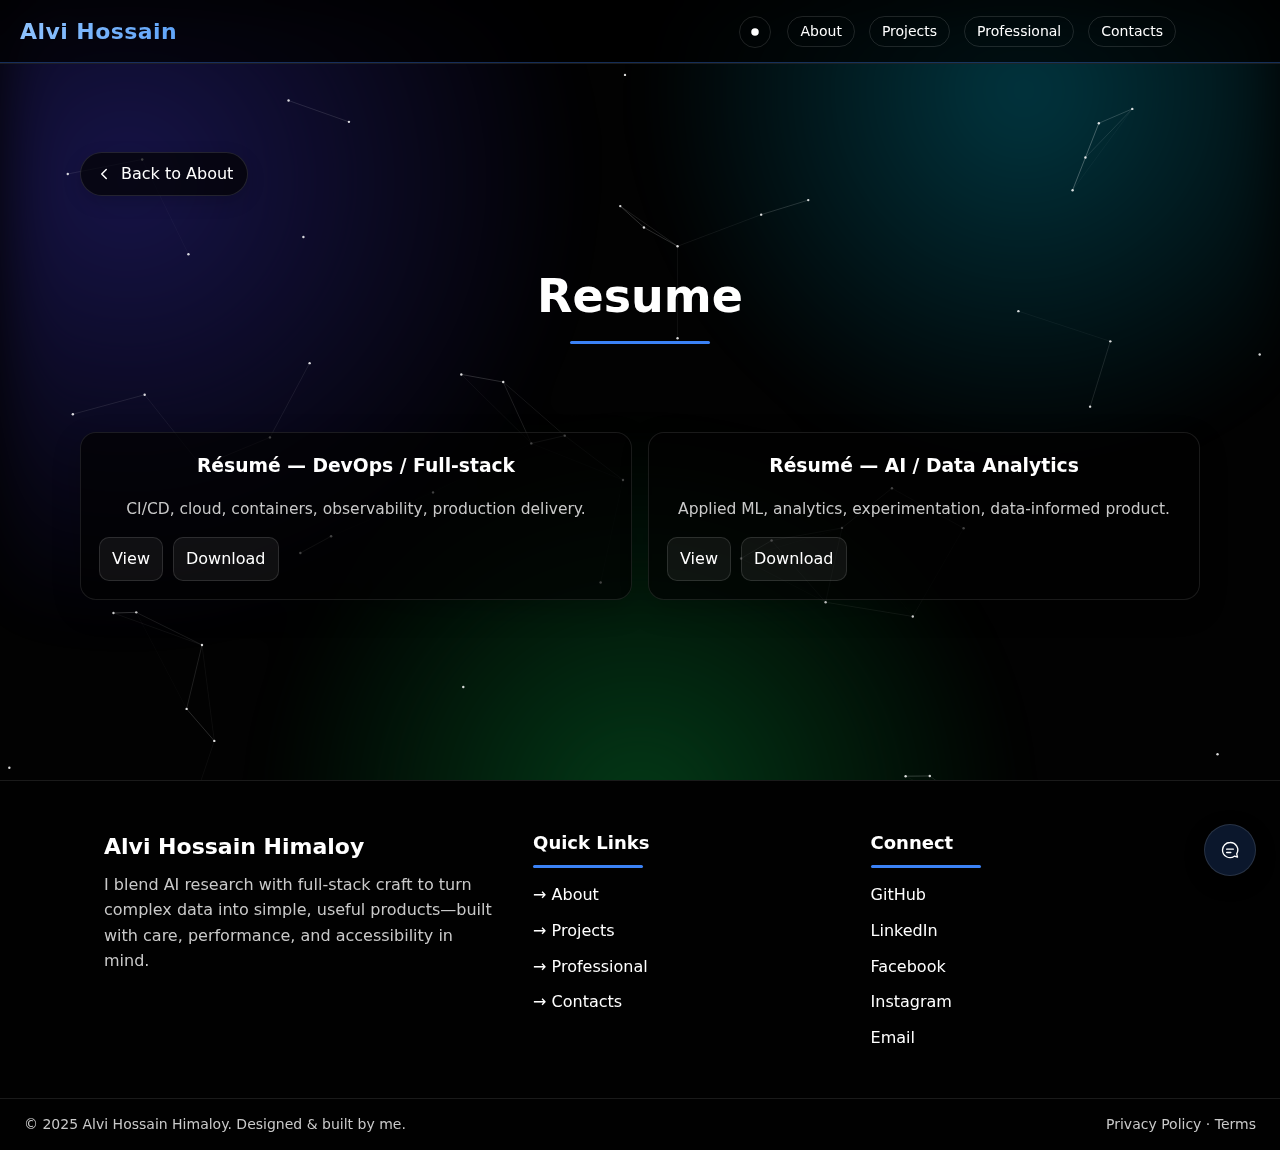
<file: resume.html>
<!doctype html>
<html lang="en">
<head>
  <meta charset="utf-8" />
  <meta name="viewport" content="width=device-width, initial-scale=1" />
  <title>Résumé — Alvi</title>
  <link rel="stylesheet" href="styles.css" />
  <script defer src="script.js"></script>
</head>
<body>
  <div class="bg-aurora"></div><canvas id="bg-particles"></canvas>

   <!-- Header -->
 <header class="header">
  <a class="brand" href="index.html">Alvi Hossain</a>

  <div class="container nav-row">
    <div class="right-group">
      <button id="themeToggle" class="icon-btn" aria-label="Toggle theme"></button>

      <!-- Desktop nav -->
      <nav class="nav desktop-nav" aria-label="Primary">
        <a href="About.html" class="btn">About</a>
        <a href="projects.html" class="btn">Projects</a>
        <a href="professional.html" class="btn">Professional</a>
        <a href="contacts.html" class="btn">Contacts</a>
      </nav>

      <!-- Mobile menu button -->
      <button id="menuBtn" class="icon-btn menu-btn"
              aria-label="Open menu" aria-controls="mobileMenu" aria-expanded="false">☰</button>
    </div>
  </div>
</header>

<!-- Mobile drawer (hidden by default) -->
<div id="mobileMenu" class="mobile-drawer" hidden>
  <div class="drawer-backdrop" data-close></div>
  <nav class="drawer-panel" role="dialog" aria-modal="true" aria-label="Mobile">
    <button class="drawer-close" data-close aria-label="Close">✕</button>
    <a href="work-experience.html" class="drawer-link">Work Experiences</a>
    <a href="projects.html" class="drawer-link">Projects</a>
    <a href="blogs.html" class="drawer-link">Blogs</a>
    <a href="contacts.html" class="drawer-link">Contacts</a>
  </nav>
</div>

  <main class="container section">
  <!-- Back button -->
<div class="container section" style="padding-top:24px">
  <a class="back-link" href="About.html">
    <svg viewBox="0 0 24 24" aria-hidden="true">
      <path d="M15 18l-6-6 6-6" fill="none" stroke="currentColor" stroke-width="2"
            stroke-linecap="round" stroke-linejoin="round"/>
    </svg>
    Back to About
  </a>
</div>

 <header class="section-head">
    <h1 class="title">Resume</h1>
    <div class="title-underline"></div>

    <div class="resume-grid">
      <article class="resume-card">
        <h3 class="resume-title">Résumé — DevOps / Full-stack</h3>
        <p class="lead small">CI/CD, cloud, containers, observability, production delivery.</p>
        <div class="resume-actions">
          <a class="btn-link" href="resumes/alvi-resume-devops.pdf" target="_blank" rel="noopener">View</a>
          <a class="btn-link" href="resumes/alvi-resume-devops.pdf" download>Download</a>
        </div>
      </article>

      <article class="resume-card">
        <h3 class="resume-title">Résumé — AI / Data Analytics</h3>
        <p class="lead small">Applied ML, analytics, experimentation, data-informed product.</p>
        <div class="resume-actions">
          <a class="btn-link" href="resumes/alvi-resume-ai.pdf" target="_blank" rel="noopener">View</a>
          <a class="btn-link" href="resumes/alvi-resume-ai.pdf" download>Download</a>
        </div>
      </article>
    </div>

    
  </main>

  <!-- Chat widget -->
  <div id="chatbot" class="chatbot">
    <button id="chatToggle" class="chat-fab" aria-label="Open chat">
      <svg viewBox="0 0 24 24" width="20" height="20" aria-hidden="true">
        <path d="M12 3a9 9 0 00-9 9 9 9 0 0014.25 7.4l3.75 1-1-3.75A9 9 0 0012 3zM8 11h8M8 15h5"
              fill="none" stroke="currentColor" stroke-width="1.6" stroke-linecap="round" stroke-linejoin="round"/>
      </svg>
    </button>
    <div class="chat-window" hidden>
      <div class="chat-header">
        <strong>AlviBot</strong>
        <button id="chatClose" type="button" class="chat-close" aria-label="Close chat" title="Close (Esc)">✕</button>
      </div>
      <div id="chatLog" class="chat-log" aria-live="polite"></div>
      <form id="chatForm" class="chat-form" autocomplete="off">
        <input id="chatInput" class="chat-input" type="text" placeholder="Ask me anything…" />
        <button class="chat-send" aria-label="Send">Send</button>
      </form>
    </div>
  </div>

  <!-- Footer -->
  <footer class="site-footer">
    <div class="container footer-grid">
      <div class="footer-brand">
        <h3>Alvi Hossain Himaloy</h3>
        <p>I blend AI research with full-stack craft to turn complex data into simple, useful products—built with care, performance, and accessibility in mind.</p>
      </div>
      <div>
        <h4 class="footer-head">Quick Links</h4>
        <div class="underline"></div>
        <ul class="footer-ul">
          <li><a href="about.html">→ About</a></li>
          <li><a href="projects.html">→ Projects</a></li>
          <li><a href="professional.html">→ Professional</a></li>
          <li><a href="contacts.html">→ Contacts</a></li>
        </ul>
      </div>
      <div>
        <h4 class="footer-head">Connect</h4>
        <div class="underline"></div>
        <ul class="footer-ul">
          <li><a href="https://github.com/ah-himaloy" target="_blank" rel="noopener">GitHub</a></li>
          <li><a href="https://www.linkedin.com/in/alvi-hossain-safri-himalya/" target="_blank" rel="noopener">LinkedIn</a></li>
          <li><a href="https://www.facebook.com/alvihossain1086" target="_blank" rel="noopener">Facebook</a></li>
          <li><a href="https://www.instagram.com/ah_himaloy/" target="_blank" rel="noopener">Instagram</a></li>
          <li><a href="mailto:alvihossain1086@gmail.com">Email</a></li>
        </ul>
      </div>
    </div>
    <div class="footer-bar">
      <span>© 2025 Alvi Hossain Himaloy. Designed &amp; built by me.</span>
      <span>Privacy Policy · Terms</span>
    </div>
  </footer>
</body>
</html>
</file>
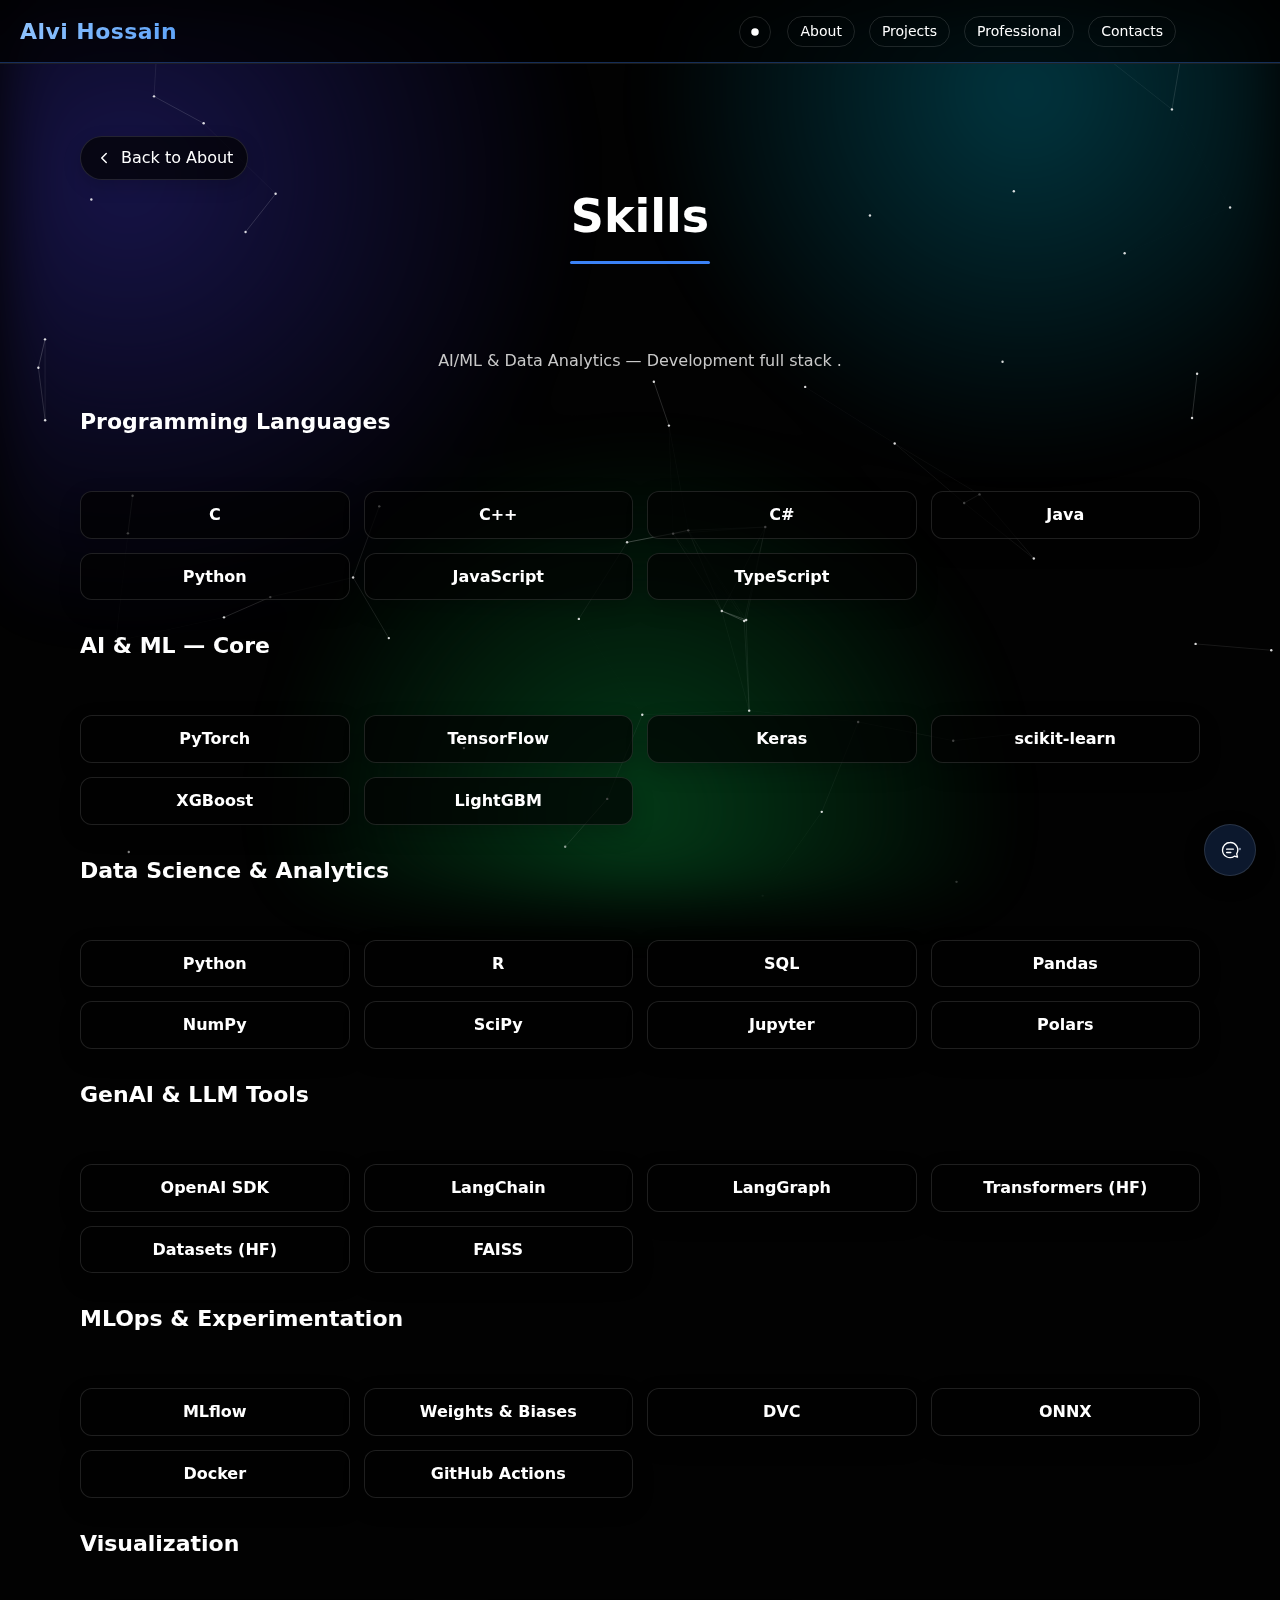
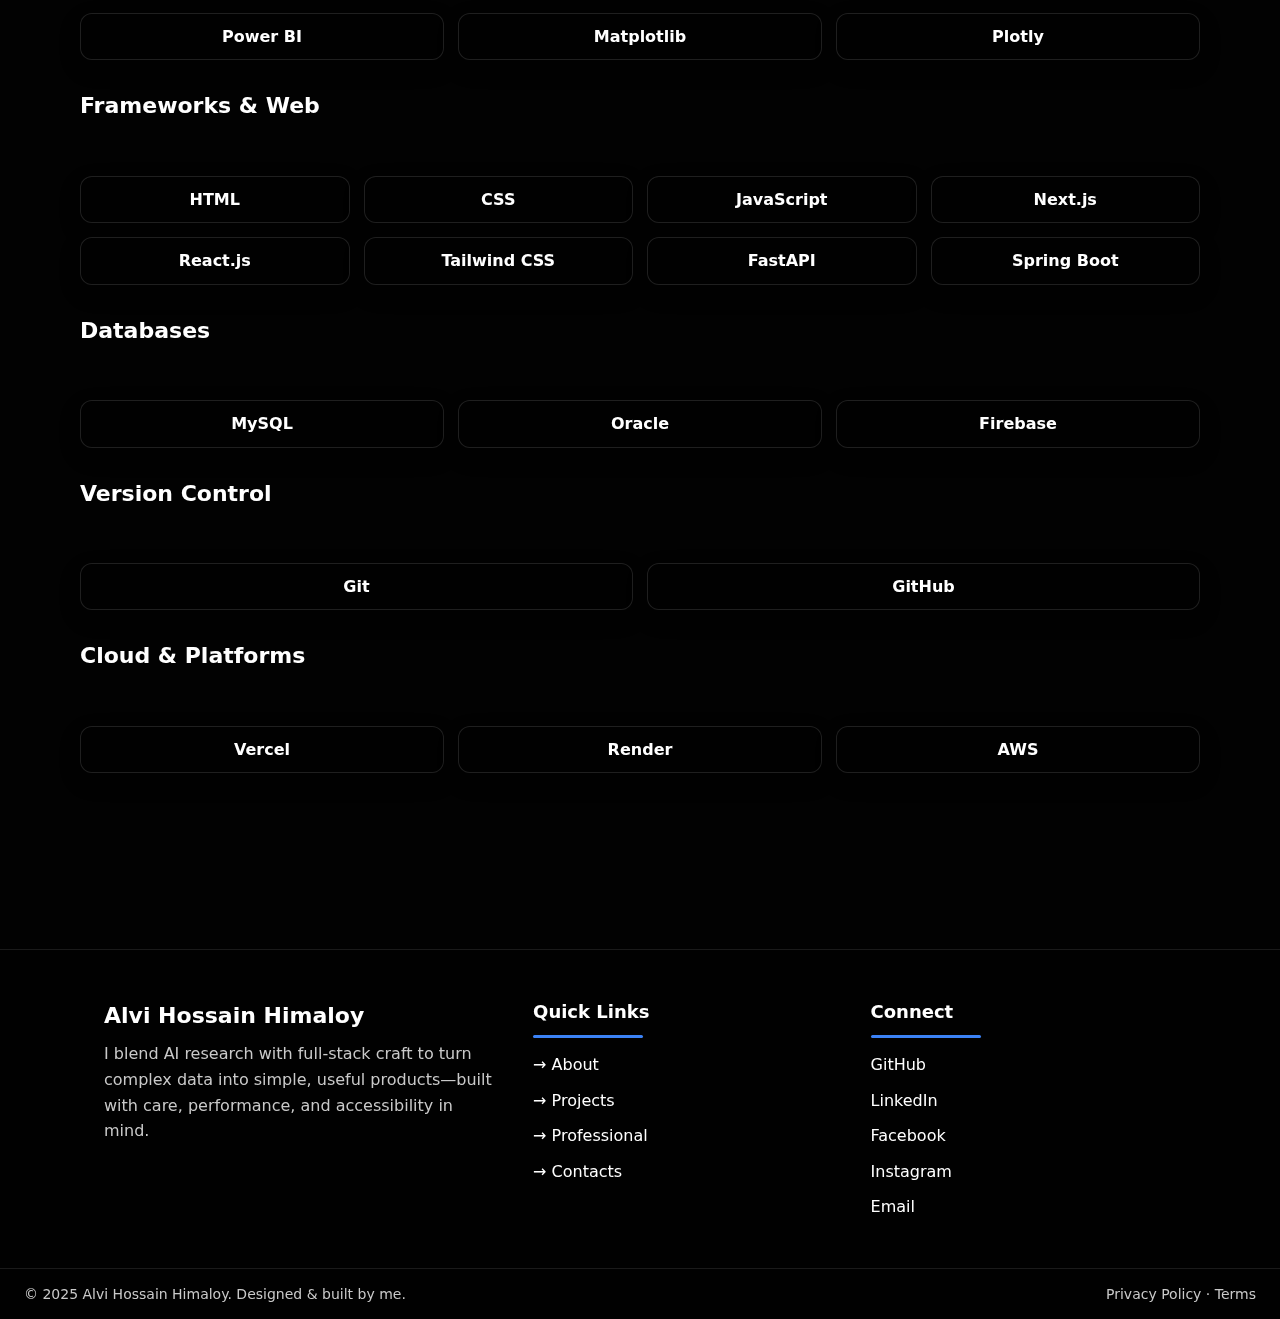
<file: skills.html>
<!doctype html>
<html lang="en">
<head>
  <meta charset="utf-8" />
  <meta name="viewport" content="width=device-width, initial-scale=1" />
  <title>Skills — Alvi</title>
  <link rel="stylesheet" href="styles.css" />
  <script defer src="script.js"></script>
</head>
<body>
  <div class="bg-aurora"></div><canvas id="bg-particles"></canvas>

  <header class="header">
    <a class="brand" href="index.html">Alvi Hossain</a>
    <div class="container nav-row">
      <div class="right-group">
        <button id="themeToggle" class="icon-btn" aria-label="Toggle theme"></button>
        <nav class="nav" aria-label="Primary">
          <a href="about.html" class="btn">About</a>
          <a href="projects.html" class="btn">Projects</a>
          <a href="professional.html" class="btn">Professional</a>
          <a href="contacts.html" class="btn">Contacts</a>
        </nav>
      </div>
    </div>
  </header>

  <main class="container section">
    <!-- Back button -->
    <a class="back-link" href="about.html" style="margin-top:8px">
      <svg viewBox="0 0 24 24" aria-hidden="true">
        <path d="M15 18l-6-6 6-6" fill="none" stroke="currentColor" stroke-width="2"
              stroke-linecap="round" stroke-linejoin="round"/>
      </svg>
      Back to About
    </a>

    <header class="section-head">
      <h1 class="title">Skills</h1>
      <div class="title-underline"></div>
      <p class="subtitle">AI/ML &amp; Data Analytics  — Development full stack .</p>
    </header>

    <!-- ===== 1) Programming Languages (first) ===== -->
    <h2 class="h2">Programming Languages</h2>
    <div class="skill-grid">
      <span class="chip">C</span>
      <span class="chip">C++</span>
      <span class="chip">C#</span>
      <span class="chip">Java</span>
      <span class="chip">Python</span>
      <span class="chip">JavaScript</span>
      <span class="chip">TypeScript</span>
    </div>

    <!-- ===== 2) AI / ML priority ===== -->
    <h2 class="h2">AI &amp; ML — Core</h2>
    <div class="skill-grid">
      <span class="chip">PyTorch</span>
      <span class="chip">TensorFlow</span>
      <span class="chip">Keras</span>
      <span class="chip">scikit-learn</span>
      <span class="chip">XGBoost</span>
      <span class="chip">LightGBM</span>
      <!-- JAX removed as requested -->
    </div>

    <h2 class="h2">Data Science &amp; Analytics</h2>
    <div class="skill-grid">
      <span class="chip">Python</span>
      <span class="chip">R</span>
      <span class="chip">SQL</span>
      <span class="chip">Pandas</span>
      <span class="chip">NumPy</span>
      <span class="chip">SciPy</span>
      <span class="chip">Jupyter</span>
      <span class="chip">Polars</span>
    </div>

    <h2 class="h2">GenAI &amp; LLM Tools</h2>
    <div class="skill-grid">
      <span class="chip">OpenAI SDK</span>
      <span class="chip">LangChain</span>
      <span class="chip">LangGraph</span>
      <span class="chip">Transformers (HF)</span>
      <span class="chip">Datasets (HF)</span>
      <span class="chip">FAISS</span>
    </div>

    <h2 class="h2">MLOps &amp; Experimentation</h2>
    <div class="skill-grid">
      <span class="chip">MLflow</span>
      <span class="chip">Weights &amp; Biases</span>
      <span class="chip">DVC</span>
      <span class="chip">ONNX</span>
      <span class="chip">Docker</span>
      <span class="chip">GitHub Actions</span>
    </div>

    <!-- ===== 3) Visualization (keep only these) ===== -->
    <h2 class="h2">Visualization</h2>
    <div class="skill-grid">
      <span class="chip">Power BI</span>
      <span class="chip">Matplotlib</span>
      <span class="chip">Plotly</span>
    </div>

    <!-- ===== 4) Dev stack ===== -->
    <h2 class="h2">Frameworks &amp; Web</h2>
    <div class="skill-grid">
      <span class="chip">HTML</span>
      <span class="chip">CSS</span>
      <span class="chip">JavaScript</span>
      <span class="chip">Next.js</span>
      <span class="chip">React.js</span>
      <span class="chip">Tailwind CSS</span>
      <span class="chip">FastAPI</span>
      <span class="chip">Spring Boot</span>
      <!-- Capacitor removed -->
    </div>

    <h2 class="h2">Databases</h2>
    <div class="skill-grid">
      <span class="chip">MySQL</span>
      <span class="chip">Oracle</span>
      <span class="chip">Firebase</span>
      <!-- Supabase, Redis, PostgreSQL, SQLite removed -->
    </div>

    <h2 class="h2">Version Control</h2>
    <div class="skill-grid">
      <span class="chip">Git</span>
      <span class="chip">GitHub</span>
      <!-- Postman, Swagger, Pytest removed -->
    </div>

    <h2 class="h2">Cloud &amp; Platforms</h2>
    <div class="skill-grid">
      <span class="chip">Vercel</span>
      <span class="chip">Render</span>
      <span class="chip">AWS</span>
      <!-- Google Cloud & Nginx removed -->
    </div>
  </main>

<!-- Chat widget -->
  <div id="chatbot" class="chatbot">
    <button id="chatToggle" class="chat-fab" aria-label="Open chat">
      <svg viewBox="0 0 24 24" width="20" height="20" aria-hidden="true">
        <path d="M12 3a9 9 0 00-9 9 9 9 0 0014.25 7.4l3.75 1-1-3.75A9 9 0 0012 3zM8 11h8M8 15h5"
              fill="none" stroke="currentColor" stroke-width="1.6" stroke-linecap="round" stroke-linejoin="round"/>
      </svg>
    </button>
    <div class="chat-window" hidden>
      <div class="chat-header">
        <strong>AlviBot</strong>
        <button id="chatClose" type="button" class="chat-close" aria-label="Close chat" title="Close (Esc)">✕</button>
      </div>
      <div id="chatLog" class="chat-log" aria-live="polite"></div>
      <form id="chatForm" class="chat-form" autocomplete="off">
        <input id="chatInput" class="chat-input" type="text" placeholder="Ask me anything…" />
        <button class="chat-send" aria-label="Send">Send</button>
      </form>
    </div>
  </div>

  <!-- Footer -->
  <footer class="site-footer">
    <div class="container footer-grid">
      <div class="footer-brand">
        <h3>Alvi Hossain Himaloy</h3>
        <p>I blend AI research with full-stack craft to turn complex data into simple, useful products—built with care, performance, and accessibility in mind.</p>
      </div>
      <div>
        <h4 class="footer-head">Quick Links</h4>
        <div class="underline"></div>
        <ul class="footer-ul">
          <li><a href="about.html">→ About</a></li>
          <li><a href="projects.html">→ Projects</a></li>
          <li><a href="professional.html">→ Professional</a></li>
          <li><a href="contacts.html">→ Contacts</a></li>
        </ul>
      </div>
      <div>
        <h4 class="footer-head">Connect</h4>
        <div class="underline"></div>
        <ul class="footer-ul">
          <li><a href="https://github.com/ah-himaloy" target="_blank" rel="noopener">GitHub</a></li>
          <li><a href="https://www.linkedin.com/in/alvi-hossain-safri-himalya/" target="_blank" rel="noopener">LinkedIn</a></li>
          <li><a href="https://www.facebook.com/alvihossain1086" target="_blank" rel="noopener">Facebook</a></li>
          <li><a href="https://www.instagram.com/ah_himaloy/" target="_blank" rel="noopener">Instagram</a></li>
          <li><a href="mailto:alvihossain1086@gmail.com">Email</a></li>
        </ul>
      </div>
    </div>
    <div class="footer-bar">
      <span>© 2025 Alvi Hossain Himaloy. Designed &amp; built by me.</span>
      <span>Privacy Policy · Terms</span>
    </div>
  </footer>
</body>
</html>
</file>
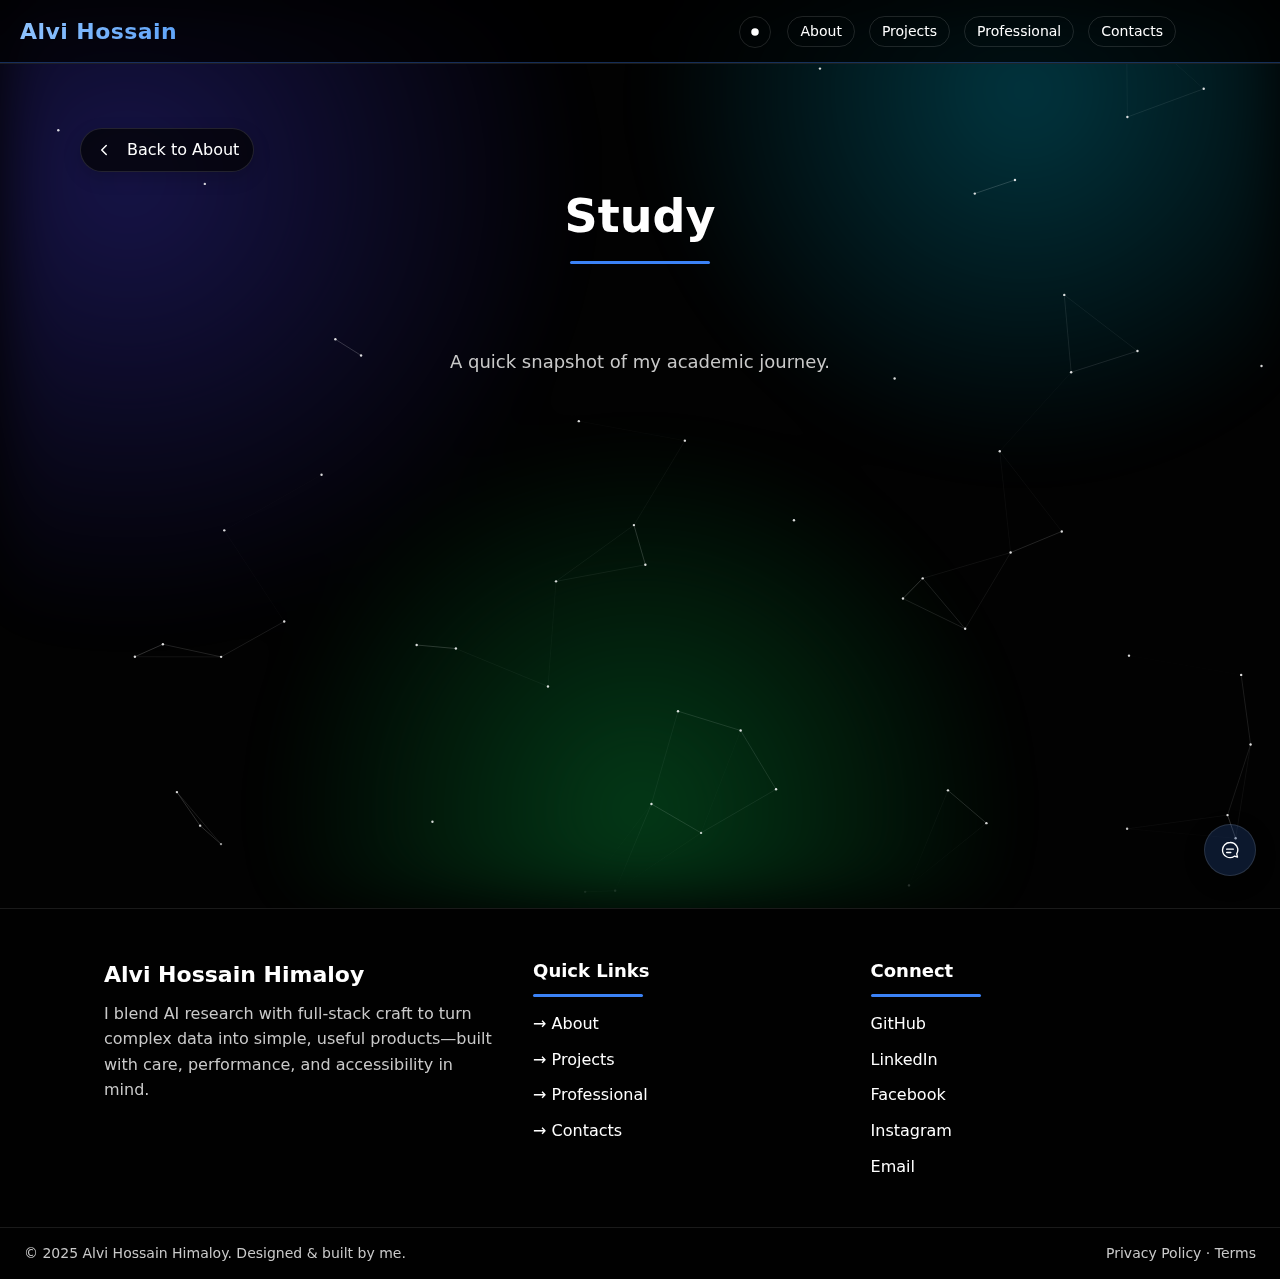
<file: study.html>
<!doctype html>
<html lang="en">
<head>
  <meta charset="utf-8" />
  <meta name="viewport" content="width=device-width, initial-scale=1" />
  <title>Study — Alvi</title>
  <link rel="stylesheet" href="styles.css" />
  <script defer src="script.js"></script>
</head>
<body>
  <!-- Background -->
  <div class="bg-aurora"></div>
  <canvas id="bg-particles"></canvas>

   <!-- Header -->
 <header class="header">
  <a class="brand" href="index.html">Alvi Hossain</a>

  <div class="container nav-row">
    <div class="right-group">
      <button id="themeToggle" class="icon-btn" aria-label="Toggle theme"></button>

      <!-- Desktop nav -->
      <nav class="nav desktop-nav" aria-label="Primary">
        <a href="About.html" class="btn">About</a>
        <a href="projects.html" class="btn">Projects</a>
        <a href="professional.html" class="btn">Professional</a>
        <a href="contacts.html" class="btn">Contacts</a>
      </nav>

      <!-- Mobile menu button -->
      <button id="menuBtn" class="icon-btn menu-btn"
              aria-label="Open menu" aria-controls="mobileMenu" aria-expanded="false">☰</button>
    </div>
  </div>
</header>

<!-- Mobile drawer (hidden by default) -->
<div id="mobileMenu" class="mobile-drawer" hidden>
  <div class="drawer-backdrop" data-close></div>
  <nav class="drawer-panel" role="dialog" aria-modal="true" aria-label="Mobile">
    <button class="drawer-close" data-close aria-label="Close">✕</button>
    <a href="About.html" class="drawer-link">About</a>
    <a href="projects.html" class="drawer-link">Projects</a>
    <a href="professional.html" class="drawer-link">Professional</a>
    <a href="contacts.html" class="drawer-link">Contacts</a>
  </nav>
</div>

  <!-- Main -->
  <main class="container section">
    <!-- Back link -->
    <p style="margin:0 0 8px">
      <a class="back-link" href="about.html" aria-label="Back to About">
        <svg viewBox="0 0 24 24" width="18" height="18" style="vertical-align:-3px;margin-right:6px" aria-hidden="true">
          <path d="M15 18l-6-6 6-6" fill="none" stroke="currentColor" stroke-width="2" stroke-linecap="round" stroke-linejoin="round"/>
        </svg>
        Back to About
      </a>
    </p>

  <header class="section-head">
    <h1 class="title">Study</h1>
    <div class="title-underline"></div>
    <p class="lead">A quick snapshot of my academic journey.</p>

    <!-- Three education cards -->
    <div class="social-grid">
      <!-- Diploma -->
      <article class="social-card" style="--d:0ms">
        <div class="social-icon">
          <svg viewBox="0 0 24 24" aria-hidden="true">
            <path d="M12 3l10 5-10 5L2 8l10-5zm0 7l6.5-3.25V13c0 2.9-4.33 4.5-6.5 4.5S5.5 15.9 5.5 13V6.75L12 10z"/>
          </svg>
        </div>
        <div class="social-label">Diploma in IT</div>
        <p class="lead small" style="opacity:.85;margin-top:6px;text-align:center">
          Swinburne University of Technology
        </p>
        <div style="text-align:center;margin-top:8px">
          <span class="chip">Completed</span>
        </div>
      </article>

      <!-- BCS (AI) -->
      <article class="social-card" style="--d:80ms">
        <div class="social-icon">
          <svg viewBox="0 0 24 24" aria-hidden="true">
            <path d="M12 3l10 5-10 5L2 8l10-5zm0 7l6.5-3.25V13c0 2.9-4.33 4.5-6.5 4.5S5.5 15.9 5.5 13V6.75L12 10z"/>
          </svg>
        </div>
        <div class="social-label">BCS (AI)</div>
        <p class="lead small" style="opacity:.85;margin-top:6px;text-align:center">
          Swinburne University of Technology
        </p>
        <div style="text-align:center;margin-top:8px">
          <span class="chip">Completed</span>
        </div>
      </article>

      <!-- Masters by Research -->
      <article class="social-card" style="--d:160ms">
        <div class="social-icon">
          <svg viewBox="0 0 24 24" aria-hidden="true">
            <path d="M12 3l10 5-10 5L2 8l10-5zm0 7l6.5-3.25V13c0 2.9-4.33 4.5-6.5 4.5S5.5 15.9 5.5 13V6.75L12 10z"/>
          </svg>
        </div>
        <div class="social-label">Master of Research (Data Analytics)</div>
        <p class="lead small" style="opacity:.85;margin-top:6px;text-align:center">
          MIT Melbourne — <em>In progress</em>
        </p>
        <div style="text-align:center;margin-top:8px">
          <span class="chip">Running</span>
        </div>
      </article>
    </div>
  </main>

  <!-- Chat -->
  <div id="chatbot" class="chatbot">
    <button id="chatToggle" class="chat-fab" aria-label="Open chat">
      <svg viewBox="0 0 24 24" width="20" height="20" aria-hidden="true">
        <path d="M12 3a9 9 0 00-9 9 9 9 0 0014.25 7.4l3.75 1-1-3.75A9 9 0 0012 3zM8 11h8M8 15h5"
              fill="none" stroke="currentColor" stroke-width="1.6" stroke-linecap="round" stroke-linejoin="round"/>
      </svg>
    </button>
    <div class="chat-window" hidden>
      <div class="chat-header">
        <strong>AlviBot</strong>
        <button id="chatClose" type="button" class="chat-close" aria-label="Close chat" title="Close (Esc)">✕</button>
      </div>
      <div id="chatLog" class="chat-log" aria-live="polite"></div>
      <form id="chatForm" class="chat-form" autocomplete="off">
        <input id="chatInput" class="chat-input" type="text" placeholder="Ask me anything…" />
        <button class="chat-send" aria-label="Send">Send</button>
      </form>
    </div>
  </div>

  <!-- Footer -->
  <footer class="site-footer">
    <div class="container footer-grid">
      <div class="footer-brand">
        <h3>Alvi Hossain Himaloy</h3>
        <p>I blend AI research with full-stack craft to turn complex data into simple, useful products—built with care, performance, and accessibility in mind.</p>
      </div>
      <div>
        <h4 class="footer-head">Quick Links</h4>
        <div class="underline"></div>
        <ul class="footer-ul">
          <li><a href="about.html">→ About</a></li>
          <li><a href="projects.html">→ Projects</a></li>
          <li><a href="professional.html">→ Professional</a></li>
          <li><a href="contacts.html">→ Contacts</a></li>
        </ul>
      </div>
      <div>
        <h4 class="footer-head">Connect</h4>
        <div class="underline"></div>
        <ul class="footer-ul">
          <li><a href="https://github.com/ah-himaloy" target="_blank" rel="noopener">GitHub</a></li>
          <li><a href="https://www.linkedin.com/in/alvi-hossain-safri-himalya/" target="_blank" rel="noopener">LinkedIn</a></li>
          <li><a href="https://www.facebook.com/alvihossain1086" target="_blank" rel="noopener">Facebook</a></li>
          <li><a href="https://www.instagram.com/ah_himaloy/" target="_blank" rel="noopener">Instagram</a></li>
          <li><a href="mailto:alvihossain1086@gmail.com">Email</a></li>
        </ul>
      </div>
    </div>
    <div class="footer-bar">
      <span>© 2025 Alvi Hossain Himaloy. Designed &amp; built by me.</span>
      <span>Privacy Policy · Terms</span>
    </div>
  </footer>
</body>
</html>
</file>
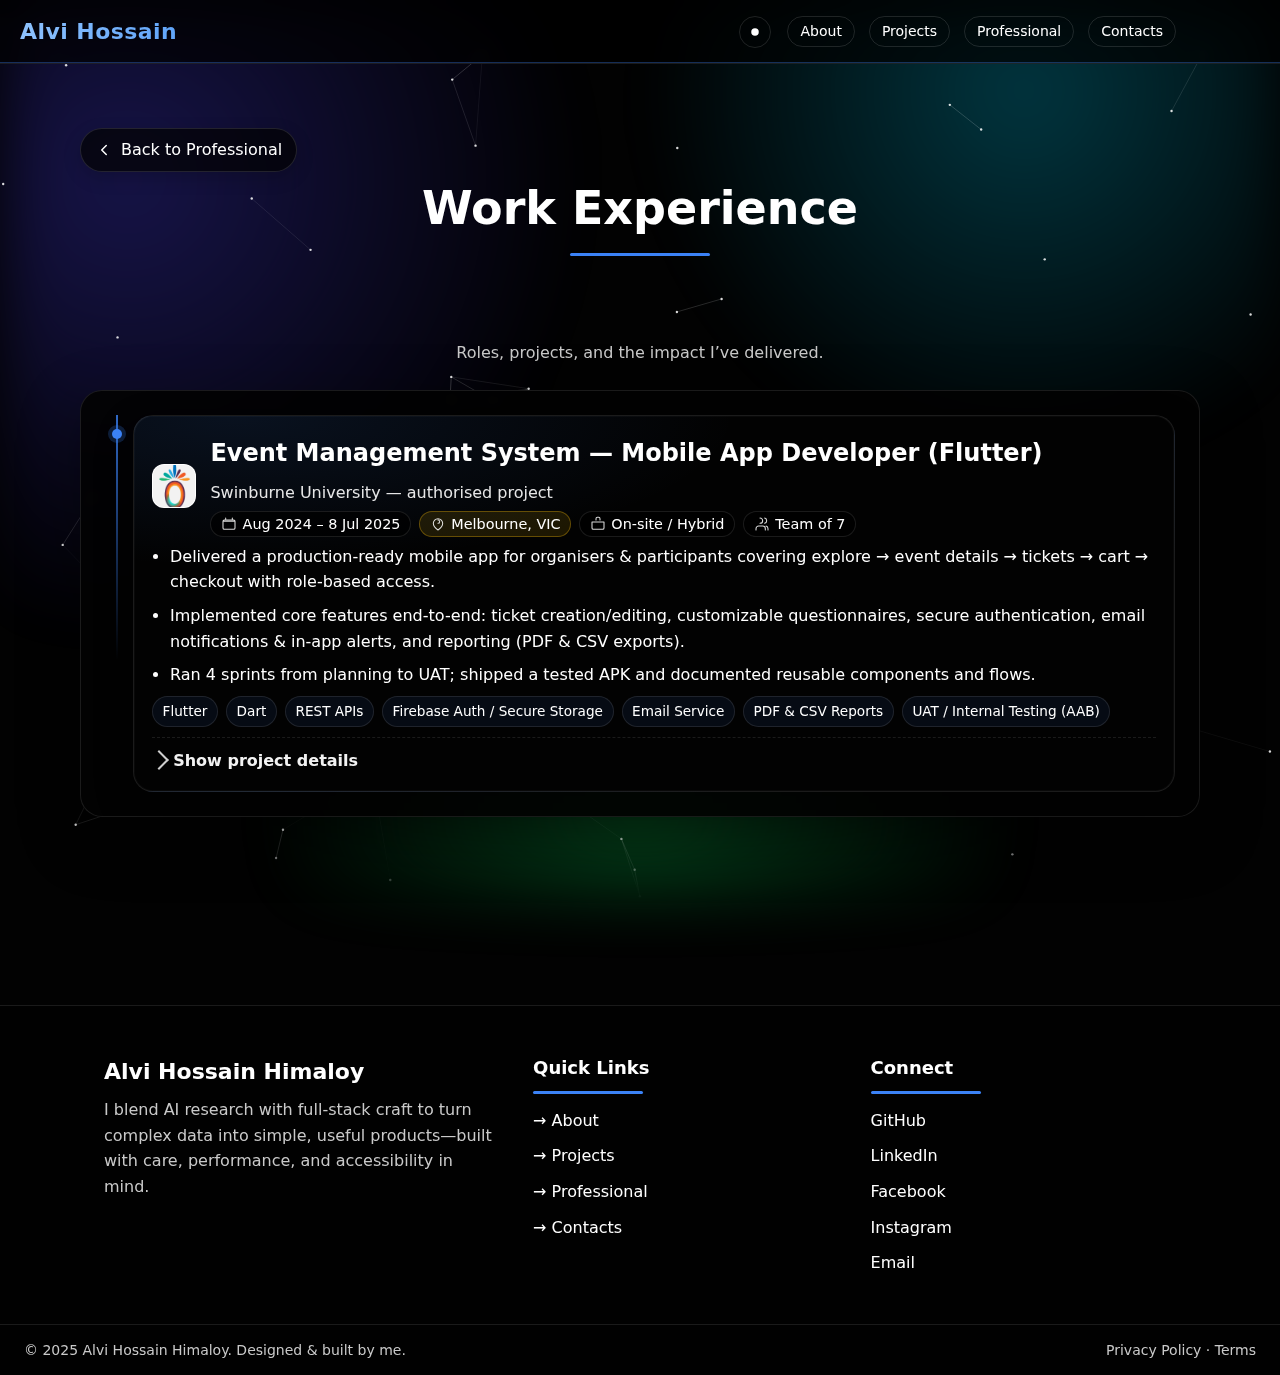
<file: work-experience.html>
<!doctype html>
<html lang="en">
<head>
  <meta charset="utf-8" />
  <meta name="viewport" content="width=device-width, initial-scale=1" />
  <title>Work Experience — Alvi</title>
  <link rel="stylesheet" href="styles.css" />
  <script defer src="script.js"></script>
</head>
<body>
  <div class="bg-aurora"></div><canvas id="bg-particles"></canvas>

     <!-- Header -->
 <header class="header">
  <a class="brand" href="index.html">Alvi Hossain</a>

  <div class="container nav-row">
    <div class="right-group">
      <button id="themeToggle" class="icon-btn" aria-label="Toggle theme"></button>

      <!-- Desktop nav -->
      <nav class="nav desktop-nav" aria-label="Primary">
        <a href="About.html" class="btn">About</a>
        <a href="projects.html" class="btn">Projects</a>
        <a href="professional.html" class="btn">Professional</a>
        <a href="contacts.html" class="btn">Contacts</a>
      </nav>

      <!-- Mobile menu button -->
      <button id="menuBtn" class="icon-btn menu-btn"
              aria-label="Open menu" aria-controls="mobileMenu" aria-expanded="false">☰</button>
    </div>
  </div>
</header>

<!-- Mobile drawer (hidden by default) -->
<div id="mobileMenu" class="mobile-drawer" hidden>
  <div class="drawer-backdrop" data-close></div>
  <nav class="drawer-panel" role="dialog" aria-modal="true" aria-label="Mobile">
    <button class="drawer-close" data-close aria-label="Close">✕</button>
    <a href="work-experience.html" class="drawer-link">Work Experiences</a>
    <a href="projects.html" class="drawer-link">Projects</a>
    <a href="blogs.html" class="drawer-link">Blogs</a>
    <a href="contacts.html" class="drawer-link">Contacts</a>
  </nav>
</div>
<!-- Main -->
<main class="container section">
  <!-- Back button -->
  <a class="back-link" href="professional.html">
    <svg viewBox="0 0 24 24" aria-hidden="true">
      <path d="M15 18l-6-6 6-6" fill="none" stroke="currentColor" stroke-width="2"
            stroke-linecap="round" stroke-linejoin="round"/>
    </svg>
    Back to Professional
  </a>

  <!-- Page header -->
  <header class="section-head">
    <h1 class="title">Work Experience</h1>
    <div class="title-underline"></div>
    <p class="subtitle">Roles, projects, and the impact I’ve delivered.</p>
  </header>

  


    <!-- NEW soft panel + timeline -->
    <section class="page-panel">
     <div class="xp-item">
  <article class="xp-card">
    <div class="role-header">
      <img src="pictures/swinburne-logo.png" alt="Swinburne University" class="role-logo" />
      <div>
        <h3 class="xp-title">Event Management System — Mobile App Developer (Flutter)</h3>
        <span class="role-org">Swinburne University — authorised project</span>

        <div class="meta-chips">
          <span class="meta-chip">
            <svg viewBox="0 0 24 24"><path d="M7 3v2m10-2v2M4 8h16M5 6h14a2 2 0 0 1 2 2v10a2 2 0 0 1-2 2H5a2 2 0 0 1-2-2V8a2 2 0 0 1 2-2z" fill="none" stroke="currentColor" stroke-width="1.6" stroke-linecap="round" stroke-linejoin="round"/></svg>
            Aug 2024 – 8 Jul 2025
          </span>
          <span class="meta-chip">
            <svg viewBox="0 0 24 24"><path d="M12 21s7-4.35 7-10a7 7 0 1 0-14 0c0 5.65 7 10 7 10zM12 11a2.5 2.5 0 1 0 0-5" fill="none" stroke="currentColor" stroke-width="1.6" stroke-linecap="round" stroke-linejoin="round"/></svg>
            Melbourne, VIC
          </span>
          <span class="meta-chip">
            <svg viewBox="0 0 24 24"><path d="M9 6V4a2 2 0 0 1 2-2h2a2 2 0 0 1 2 2v2M3 9h18v9a2 2 0 0 1-2 2H5a2 2 0 0 1-2-2V9z" fill="none" stroke="currentColor" stroke-width="1.6" stroke-linecap="round" stroke-linejoin="round"/></svg>
            On-site / Hybrid
          </span>
          <span class="meta-chip">
            <svg viewBox="0 0 24 24"><path d="M17 21v-2a4 4 0 0 0-4-4H7a4 4 0 0 0-4 4v2M9 11a4 4 0 1 0 0-8m12 18v-2a4 4 0 0 0-3-3.87M16 3.13a4 4 0 0 1 0 7.75" fill="none" stroke="currentColor" stroke-width="1.6" stroke-linecap="round" stroke-linejoin="round"/></svg>
            Team of 7
          </span>
        </div>
      </div>
    </div>

    <!-- impact bullets -->
    <ul class="xp-list">
      <li>Delivered a production-ready mobile app for organisers & participants covering explore → event details → tickets → cart → checkout with role-based access.</li>
      <li>Implemented core features end-to-end: ticket creation/editing, customizable questionnaires, secure authentication, email notifications & in-app alerts, and reporting (PDF & CSV exports).</li>
      <li>Ran 4 sprints from planning to UAT; shipped a tested APK and documented reusable components and flows.</li>
    </ul>

    <!-- tech row -->
    <div class="tech-chips">
      <span class="tech-chip">Flutter</span>
      <span class="tech-chip">Dart</span>
      <span class="tech-chip">REST APIs</span>
      <span class="tech-chip">Firebase Auth / Secure Storage</span>
      <span class="tech-chip">Email Service</span>
      <span class="tech-chip">PDF & CSV Reports</span>
      <span class="tech-chip">UAT / Internal Testing (AAB)</span>
    </div>

    <!-- expandable case-study -->
    <details class="xp-details">
     <summary data-closed="Show project details" data-open="Show less"></summary>

      <div class="xp-detail-grid">
        <div>
          <div class="xp-subhead">Team & Roles</div>
          <ul class="tight">
            <li>Mobile UI & Design: Alvi Hossain Safri Himalya</li>
            <li>Backend Lead/Integration: Isaac Kerwin, Gayaru Fernando</li>
            <li>UI/UX & Styling: Huu Ti Dang, Alvi, Hritik</li>
            <li>Testing/Deployment: Isaac, Saw Ko Ko Oo</li>
          </ul>
        </div>
        <div>
          <div class="xp-subhead">Sprint 4 focus</div>
          <ul class="tight">
            <li>Authentication, event management, exploration & registration complete.</li>
            <li>Filtered search (frontend + backend), organiser dashboard, account pages.</li>
            <li>Email notifications, questionnaire types, PDF/CSV reporting, AAB build & internal testing.</li>
          </ul>
        </div>
        <div>
          <div class="xp-subhead">Client meetings (3)</div>
          <ul class="tight">
            <li>Demoed editing & registration; requested email service + editable questionnaires.</li>
            <li>Added invoice emails and payment status to reports per feedback.</li>
          </ul>
        </div>
        <div>
          <div class="xp-subhead">Handover requirements</div>
          <ul class="tight">
            <li>Code walkthrough with client devs.</li>
            <li>Technical documentation & future roadmap.</li>
            <li>Google Play release process.</li>
            <li>Final bugfix + UAT sign-off.</li>
          </ul>
        </div>
      </div>

      <!-- resource links (optional) -->
     <div class="link-row">
  <a class="link-btn" href="#" target="_blank" rel="noopener">
    <svg viewBox="0 0 24 24" aria-hidden="true"><path d="M12 3l7 4v10l-7 4-7-4V7l7-4zM8 8h8v8H8z" fill="currentColor"/></svg>
    APK / AAB (UAT)
  </a>
  <a class="link-btn" href="#" target="_blank" rel="noopener">
    <svg viewBox="0 0 24 24" aria-hidden="true"><path d="M6 4h12v16H6zM9 4v16M15 4v16" fill="currentColor"/></svg>
    Sprint-4 Report
  </a>
  <a class="link-btn" href="#" target="_blank" rel="noopener">
    <svg viewBox="0 0 24 24" aria-hidden="true"><path d="M4 19h16M6 17V5h7l5 5v7" fill="currentColor"/></svg>
    Slides / Poster
  </a>
  <a class="link-btn" href="#" target="_blank" rel="noopener">
    <svg viewBox="0 0 24 24" aria-hidden="true"><path d="M9 19c8 0 12-6.5 12-12v-.7A8.6 8.6 0 0 0 22 3a8.2 8.2 0 0 1-2.4.7 4.1 4.1 0 0 0 1.8-2.3 8.3 8.3 0 0 1-2.6 1 4.1 4.1 0 0 0-7 3.7A11.7 11.7 0 0 1 3 2.6a4.1 4.1 0 0 0 1.3 5.4 4 4 0 0 1-1.9-.5v.1a4.1 4.1 0 0 0 3.3 4 4 4 0 0 1-1.9.1 4.1 4.1 0 0 0 3.8 2.8A8.3 8.3 0 0 1 2 18.4 11.7 11.7 0 0 0 9 19" fill="currentColor"/></svg>
    GitHub
  </a>
</div>

    </details>
  </article>
</div>





        <!-- Duplicate .xp-item blocks for more roles -->
        <!--
        <div class="xp-item">
          <article class="xp-card">
            <h3 class="xp-title">Company — Role</h3>
            <p class="xp-meta">Dates · Location</p>
            <ul class="xp-list">
              <li>Impact bullet.</li>
              <li>Impact bullet.</li>
            </ul>
          </article>
        </div>
        -->

      </div>
    </section>
  </main>

  <footer class="site-footer">
    <div class="container footer-grid">
      <div class="footer-brand">
        <h3>Alvi Hossain Himaloy</h3>
        <p>I blend AI research with full-stack craft to turn complex data into simple, useful products—built with care, performance, and accessibility in mind.</p>
      </div>
      <div>
        <h4 class="footer-head">Quick Links</h4>
        <div class="underline"></div>
        <ul class="footer-ul">
          <li><a href="about.html">→ About</a></li>
          <li><a href="projects.html">→ Projects</a></li>
          <li><a href="professional.html">→ Professional</a></li>
          <li><a href="contacts.html">→ Contacts</a></li>
        </ul>
      </div>
      <div>
        <h4 class="footer-head">Connect</h4>
        <div class="underline"></div>
        <ul class="footer-ul">
          <li><a href="https://github.com/ah-himaloy" target="_blank" rel="noopener">GitHub</a></li>
          <li><a href="https://www.linkedin.com/in/alvi-hossain-safri-himalya/" target="_blank" rel="noopener">LinkedIn</a></li>
          <li><a href="https://www.facebook.com/alvihossain1086" target="_blank" rel="noopener">Facebook</a></li>
          <li><a href="https://www.instagram.com/ah_himaloy/" target="_blank" rel="noopener">Instagram</a></li>
          <li><a href="mailto:alvihossain1086@gmail.com">Email</a></li>
        </ul>
      </div>
    </div>
    <div class="footer-bar">
      <span>© 2025 Alvi Hossain Himaloy. Designed &amp; built by me.</span>
      <span>Privacy Policy · Terms</span>
    </div>
  </footer>
</body>
</html>
</file>
<file: styles.css>
/* =============================
   Theme tokens
============================= */
:root{
  --bg:#ffffff;
  --text:#0b0b0b;
  --muted:#666;
  --card:rgba(255,255,255,.8);
  --border:rgba(0,0,0,.12);
  --brand-grad:linear-gradient(90deg,#93c5fd,#60a5fa);
  --btn-border:rgba(0,0,0,.2);
  --btn-hover:rgba(0,0,0,.05);
  --accent:#3b82f6;
}
:root.dark{
  --bg:#020202;
  --text:#ffffff;
  --muted:#c9c9c9;
  --card:rgba(0,0,0,.7);
  --border:rgba(255,255,255,.1);
  --btn-border:rgba(255,255,255,.12);
  --btn-hover:rgba(255,255,255,.06);
}

*{box-sizing:border-box}
html,body{height:100%}
body{
  margin:0;
  background:var(--bg);
  color:var(--text);
  font:16px/1.6 system-ui,-apple-system,"Segoe UI",Roboto,Helvetica,Arial,sans-serif;
}

/* =============================
   Layout
============================= */
.container{max-width:1120px;margin:0 auto;padding:0 24px}
.section{padding:64px 0}
.lead{font-size:18px;color:var(--muted)}

/* =============================
   Header
============================= */
.header{
  position:sticky; top:0; z-index:50;
  backdrop-filter:blur(8px);
  background:var(--card);
  border-bottom:1px solid var(--border);
  box-shadow:inset 0 -1px 0 0 rgba(59,130,246,.35);
  height:64px;
}
.brand{
  position:absolute; left:0; top:50%; transform:translateY(-50%);
  padding-left:20px;
  text-decoration:none;
  font-weight:700; font-size:22px; letter-spacing:.02em;
  background:var(--brand-grad); -webkit-background-clip:text; color:transparent;
  white-space:nowrap;
}
.nav-row{
  display:flex; align-items:center; justify-content:flex-end;
  height:100%; gap:16px; padding-right:24px;
}
.right-group{display:flex; align-items:center; gap:16px}
.icon-btn{
  width:32px; height:32px; border-radius:999px;
  border:1px solid var(--btn-border);
  background:transparent; display:grid; place-items:center;
  cursor:pointer; transition:160ms ease; outline-offset:2px;
}
.icon-btn:hover{background:var(--btn-hover); border-color:var(--accent)}
.icon-btn svg{width:18px; height:18px; fill:currentColor; color:var(--text)}
.nav{display:flex; align-items:center; gap:14px; flex-wrap:wrap}
.btn{
  text-decoration:none; color:var(--text);
  padding:6px 12px; border-radius:999px;
  border:1px solid var(--btn-border);
  transition:160ms ease; font-size:14px; line-height:1.2;
}
.btn:hover{background:var(--btn-hover); border-color:var(--accent)}
.btn.active{border-color:var(--accent); background:color-mix(in oklab,var(--accent) 15%, transparent)}

/* =============================
   Backgrounds
============================= */
.bg-aurora{
  position:fixed; inset:0; z-index:-2;
  background:
    radial-gradient(60vmax 60vmax at 10% 20%, #4f46e5 0%, transparent 60%),
    radial-gradient(50vmax 50vmax at 80% 10%, #06b6d4 0%, transparent 60%),
    radial-gradient(50vmax 50vmax at 50% 90%, #22c55e 0%, transparent 60%);
  filter:blur(30px) saturate(120%);
  animation:auroraShift 18s ease-in-out infinite alternate;
  opacity:.28;
}
@keyframes auroraShift{
  0%{transform:translate3d(0,0,0) scale(1)}
  50%{transform:translate3d(2%,-1%,0) scale(1.05)}
  100%{transform:translate3d(-2%,1%,0) scale(1.02)}
}
#bg-particles{
  position:fixed; inset:0; z-index:-1; background:transparent;
  -webkit-mask-image:linear-gradient(to bottom, transparent 0, black 56px, black calc(100% - 80px), transparent 100%);
          mask-image:linear-gradient(to bottom, transparent 0, black 56px, black calc(100% - 80px), transparent 100%);
}

/* =============================
   Hero
============================= */
.hero-grid{
  display:grid;
  grid-template-columns:minmax(320px,520px) 1fr;
  align-items:center;
  gap:clamp(24px,6vw,72px);
}
.hero-photo{
  position:relative;
  width:min(42vw,520px);
  aspect-ratio:1/1;
  border-radius:999px;
  padding:12px;
  background:
    radial-gradient(60% 60% at 30% 30%, rgba(255,255,255,.18), transparent),
    linear-gradient(180deg, rgba(255,255,255,.18), transparent);
  box-shadow:0 18px 60px rgba(0,0,0,.45);
}
.hero-photo::after{
  content:"";
  position:absolute; inset:-6px;
  border-radius:999px;
  border:4px solid rgba(255,255,255,.18);
}
.hero-photo img{
  width:100%; height:100%; display:block;
  border-radius:999px;
  border:6px solid rgba(255,255,255,.12);
  object-fit:cover;
  object-position: var(--face-x,50%) var(--face-y,38%);
}
.hero-kicker{ margin:0 0 6px; font-weight:800; font-size:clamp(28px,3.2vw,52px) }
.hero-name{
  margin:0 0 12px; font-weight:800; line-height:1.06;
  font-size:clamp(38px,6.2vw,84px); letter-spacing:.01em;
}
.caret{
  display:inline-block; width:.12em; height:.9em; background:var(--accent);
  margin-left:.14em; border-radius:2px; animation:blink 1s steps(1,end) infinite;
}
@keyframes blink{ 50%{opacity:0} }
.hero-cred{ margin:6px 0 0; font-size:16px; color:var(--muted) }

@media (max-width:900px){
  .hero-grid{ grid-template-columns:1fr; text-align:center }
  .hero-photo{ margin-inline:auto; width:min(70vw,520px) }
  .hero-cred{ font-size:15px }
}

/* =============================
   Chat widget
============================= */
.chatbot{ position: fixed; right: 24px; bottom: 24px; z-index: 400; font-size: 14px; }
.chat-fab{
  width: 52px; height: 52px; border-radius: 999px;
  border: 1px solid var(--btn-border);
  background: color-mix(in oklab, var(--accent) 18%, transparent);
  color: var(--text); display:grid; place-items:center;
  cursor:pointer; transition:160ms ease; box-shadow: 0 6px 20px rgba(0,0,0,.25);
}
.chat-fab:hover{ border-color: var(--accent); transform: translateY(-1px) }
.chat-window{
  position: absolute; right: 0; bottom: 64px;
  width: min(360px, 90vw); height: 480px;
  display:grid; grid-template-rows: auto 1fr auto;
  background: var(--card); border: 1px solid var(--border);
  border-radius: 16px; box-shadow: 0 20px 50px rgba(0,0,0,.35);
  backdrop-filter: blur(10px); overflow: hidden;
  transform: translateY(8px) scale(.98); opacity: 0;
  transition: transform .18s ease, opacity .18s ease;
}
.chat-window.open{ transform: translateY(0) scale(1); opacity: 1; }
.chat-header{ position: relative; display:flex; align-items:center; justify-content:space-between;
  padding: 10px 12px; border-bottom: 1px solid var(--border);
  background: color-mix(in oklab, var(--bg) 30%, transparent);
}
.chat-close{
  position: relative; z-index: 2; pointer-events: auto;
  width:32px; height:32px; display:grid; place-items:center;
  border-radius:10px; border:1px solid var(--btn-border);
  background: color-mix(in oklab, var(--bg) 65%, transparent);
  color: var(--text); font-size:16px; line-height:1;
  cursor:pointer; transition:160ms ease;
}
.chat-close:hover{ background: color-mix(in oklab, var(--accent) 18%, var(--bg) 70%); color:#fff; border-color: var(--accent) }
.chat-log{ padding: 12px; overflow-y: auto; display: grid; gap: 10px; }
.msg{ max-width: 80%; padding: 8px 12px; border-radius: 14px; line-height: 1.35; word-wrap: break-word; }
.msg.user{ margin-left: auto; background: color-mix(in oklab, var(--accent) 18%, transparent); border: 1px solid var(--btn-border); }
.msg.bot{  background: color-mix(in oklab, var(--bg) 70%, transparent); border: 1px solid var(--border); }
.chat-form{ display:flex; gap: 8px; padding: 10px; border-top: 1px solid var(--border); }
.chat-input{ flex: 1; min-width: 0; border: 1px solid var(--btn-border); background: transparent; color: var(--text);
  border-radius: 12px; padding: 10px 12px; }
.chat-input::placeholder{ color: var(--muted) }
.chat-send{ padding: 10px 14px; border-radius: 12px; border: 1px solid var(--btn-border); background: var(--btn-hover); cursor: pointer; }
.chat-send:hover{ border-color: var(--accent) }

/* =============================
   Footer
============================= */
.site-footer{
  margin-top:96px;
  background: color-mix(in oklab, var(--bg) 80%, #000 20%);
  border-top:1px solid var(--border);
}
.footer-grid{
  display:grid; grid-template-columns: 1.3fr 1fr 1fr;
  gap:32px; padding:48px 24px;
}
.footer-brand h3{ margin:0 0 8px; font-size:22px; }
.footer-brand p{ margin:0; color:var(--muted) }
.footer-head{ margin:0 0 8px; font-weight:700; font-size:18px; }
.footer-ul{ list-style:none; padding:0; margin:0; display:grid; gap:10px; }
.footer-ul a{ color:var(--text); text-decoration:none; display:inline-flex; gap:8px; align-items:center; }
.footer-ul a:hover{ color:var(--accent) }
.footer-bar{
  border-top:1px solid var(--border);
  padding:14px 24px; display:flex; justify-content:space-between; align-items:center;
  color:var(--muted); font-size:14px;
}
.footer-head + .underline{
  width:110px; height:3px; border-radius:999px; background:var(--accent);
  margin-bottom:14px;
}
.icon{ width:18px; height:18px; flex:0 0 18px; fill:currentColor; }

@media (max-width:900px){
  .footer-grid{ grid-template-columns:1fr; }
  .btn{padding:6px 10px; font-size:13.5px}
}
@media (max-width:640px){
  .header{height:56px}
  .nav-row{padding-right:12px; gap:10px}
  .nav{gap:8px}
  .btn{padding:5px 10px; font-size:13px}
  .icon-btn{width:30px; height:30px}
}

/* =============================
   About tabs
============================= */
.about-tabs{
  display:flex; gap:10px; margin:18px 0 12px;
  flex-wrap:wrap;
}
.tab-btn{
  border:1px solid var(--btn-border);
  background:transparent;
  color:var(--text);
  padding:10px 14px; border-radius:999px; cursor:pointer;
  transition:160ms ease; font-weight:600;
}
.tab-btn:hover{ background:var(--btn-hover); border-color:var(--accent) }
.tab-btn.active{
  border-color:var(--accent);
  background: color-mix(in oklab, var(--accent) 16%, transparent);
}

.tab-panels{ margin-top:6px }
.tab-panel[hidden]{ display:none }
.tab-panel.active{ display:block }

/* headings + bullets inside panels */
.h2{ font-size:22px; font-weight:800; margin:30px 0 50px }
.bullets{ padding-left:18px; margin:0 }
.lead.small{ font-size:15.5px }

/* Honor the HTML hidden attribute */
[hidden]{ display:none !important; }

/* =============================
   Skills
============================= */
.skill-grid{
  display:grid; grid-template-columns:repeat(auto-fill, minmax(160px,1fr));
  gap:12px; margin:10px 0 18px;
}
.chip{
  display:inline-flex; align-items:center; justify-content:center;
  border:1px solid var(--btn-border); border-radius:12px;
  padding:10px 12px; background: color-mix(in oklab, var(--bg) 70%, transparent);
  font-weight:600;
}

/* Skills page polish (larger auto-fit) */
.skill-grid{
  display: grid;
  grid-template-columns: repeat(auto-fit, minmax(220px, 1fr));
  gap: 14px;
}
.chip{
  font-weight: 700;
  text-align: center;
  box-shadow: 0 8px 22px rgba(0,0,0,.20);
  transform: translateY(2px);
  transition: transform .18s ease, box-shadow .18s ease, border-color .18s ease, background .18s ease;
}
.chip:hover{
  transform: translateY(-4px);
  border-color: var(--accent);
  background: color-mix(in oklab, var(--accent) 10%, var(--bg) 70%);
  box-shadow: 0 16px 36px rgba(0,0,0,.28);
}

/* =============================
   Resume
============================= */
.resume-grid{
  display:grid; grid-template-columns:repeat(auto-fit, minmax(260px,1fr));
  gap:16px; margin-top:6px;
}
.resume-card{
  border:1px solid var(--border); border-radius:16px;
  background: color-mix(in oklab, var(--bg) 70%, transparent);
  box-shadow:0 10px 28px rgba(0,0,0,.22);
  padding:18px; transition:160ms ease; transform:translateY(4px);
}
.resume-card:hover{
  transform:translateY(-4px);
  border-color:var(--accent);
  background: color-mix(in oklab, var(--accent) 10%, var(--bg) 70%);
  box-shadow:0 16px 36px rgba(0,0,0,.28);
}
.resume-title{ margin:0 0 6px; font-weight:800 }
.resume-actions{ display:flex; gap:10px; margin-top:10px }
.btn-link{
  text-decoration:none; padding:8px 12px; border-radius:10px;
  border:1px solid var(--btn-border); color:var(--text);
  background:var(--btn-hover);
}
.btn-link:hover{ border-color:var(--accent) }

/* =============================
   Section header (shared)
============================= */
.section-head{ text-align:center; margin-bottom:24px }
.section-head .title{ margin:0; font-weight:800; font-size:clamp(32px,5vw,46px) }
.section-head .title-underline{
  width:140px; height:3px; border-radius:999px; background:var(--accent);
  margin:8px auto 84px;
}
.section-head .title-underline.small{ width:110px; margin:6px auto 0 }
.section-head .subtitle{ margin:0 auto; max-width:860px; color:var(--muted) }

/* =============================
   Social / link cards row
============================= */
.social-grid{
  display:grid;
  grid-template-columns:repeat(5, minmax(160px,1fr));
  gap:18px;
  margin:24px auto 28px;
  max-width:1120px;
}
@media (max-width:1100px){
  .social-grid{ grid-template-columns:repeat(3, minmax(180px,1fr)); }
}
@media (max-width:680px){
  .social-grid{ grid-template-columns:repeat(2, minmax(160px,1fr)); }
}
@media (max-width:420px){
  .social-grid{ grid-template-columns:1fr; }
}
.social-card{
  position:relative;
  display:flex; flex-direction:column; align-items:center; justify-content:center; gap:10px;
  min-height:128px; padding:20px;
  border-radius:16px;
  border:1px solid var(--btn-border);
  background: color-mix(in oklab, var(--bg) 70%, transparent);
  box-shadow:0 10px 28px rgba(0,0,0,.22);
  text-decoration:none; color:var(--text);
  transform: translateY(6px) scale(.985); opacity:0;
  animation: cardIn .5s ease forwards; animation-delay: var(--d, 0ms);
  transition: transform .2s ease, box-shadow .2s ease, border-color .2s ease, background .2s ease;
}
.social-card:hover{
  transform: translateY(-6px);
  border-color: var(--accent);
  background: color-mix(in oklab, var(--accent) 12%, var(--bg) 70%);
  box-shadow:0 16px 38px rgba(0,0,0,.28);
}
.social-card:focus-visible{ outline:2px solid var(--accent); outline-offset:3px; border-color:var(--accent) }
@keyframes cardIn{ to{ transform:translateY(0) scale(1); opacity:1 } }
.social-icon{
  width:44px; height:44px; border-radius:12px;
  display:grid; place-items:center;
  background: color-mix(in oklab, var(--accent) 16%, transparent);
  border:1px solid var(--btn-border);
}
.social-icon svg{ width:22px; height:22px; fill:currentColor; color:var(--text) }
.social-label{ font-weight:700 }

/* =============================
   Availability card (Contacts)
============================= */
.avail-card{
  margin:28px auto 0; max-width:1120px;
  border:1px solid var(--border); border-radius:18px;
  background: color-mix(in oklab, var(--bg) 70%, transparent);
  box-shadow: 0 12px 40px rgba(0,0,0,.22);
  padding:22px;
  transform: translateY(6px) scale(.98);
  opacity:0; animation: cardIn .55s ease forwards; animation-delay: var(--d, 0ms);
  transition: transform .2s ease, box-shadow .2s ease, border-color .2s ease, background .2s ease;
}
.avail-card:hover{
  transform: translateY(-6px);
  border-color: var(--accent);
  background: color-mix(in oklab, var(--accent) 12%, var(--bg) 70%);
  box-shadow: 0 16px 38px rgba(0,0,0,.28);
}
.avail-head{ display:flex; align-items:center; justify-content:center; gap:12px; margin-bottom:16px; text-align:center }
.avail-head svg{ width:26px; height:26px }
.avail-title{ font-weight:800; font-size:20px }
.avail-grid{ display:grid; grid-template-columns:1fr 1fr; gap:24px; text-align:center }
@media (max-width:700px){
  .avail-grid{ grid-template-columns: 1fr; }
}

/* =============================
   Page menus & utilities
============================= */
.menu-grid{
  display:grid;
  grid-template-columns:repeat(3, minmax(220px,1fr));
  gap:18px;
  max-width:900px;
  margin:24px auto 28px;
}
.back-link{
  display:inline-flex; align-items:center; gap:8px;
  padding:8px 14px; border:1px solid var(--btn-border);
  border-radius:999px; text-decoration:none; color:var(--text);
  background: color-mix(in oklab, var(--bg) 70%, transparent);
  transition: 160ms ease; box-shadow: 0 6px 18px rgba(0,0,0,.18);
}
.back-link:hover{
  border-color: var(--accent);
  background: color-mix(in oklab, var(--accent) 12%, var(--bg) 70%);
  transform: translateY(-1px);
}
.back-link:focus-visible{ outline:2px solid var(--accent); outline-offset:3px }
.back-link svg{ width:18px; height:18px }

/* =============================
   Centered grids
============================= */
.about-grid,
.professional-grid{
  display:grid;
  grid-template-columns: repeat(4, minmax(200px, 1fr));
  gap: 18px;
  justify-content: center;
  max-width: 940px;
  margin: 24px auto 28px;
}
@media (max-width:900px){
  .about-grid, .professional-grid{
    grid-template-columns: repeat(2, minmax(200px, 1fr));
    max-width: 460px;
  }
}
@media (max-width:480px){
  .about-grid, .professional-grid{
    grid-template-columns: 1fr;
    max-width: 320px;
  }
}
.study-grid{
  display:grid;
  grid-template-columns: repeat(3, minmax(220px,1fr));
  gap:18px;
  justify-content:center;
  max-width: 980px;
  margin:24px auto 28px;
}
@media (max-width:900px){ .study-grid{ grid-template-columns: 1fr 1fr; max-width: 640px; } }
@media (max-width:520px){ .study-grid{ grid-template-columns: 1fr; max-width: 360px; } }

/* two-card grid for Professional page */
.duo-grid{
  display:grid;
  grid-template-columns: repeat(2, minmax(260px, 1fr));
  gap:18px;
  max-width:680px;
  margin:24px auto 28px;
  justify-content:center;
}
@media (max-width:640px){
  .duo-grid{ grid-template-columns:1fr; max-width:360px; }
}

/* =============================
   Projects: compact cards ("cubes")
============================= */
.projects-grid{
	
  display:grid;
  grid-template-columns: repeat(auto-fit, minmax(260px, 1fr));
  gap:16px;
  margin-top:12px;
}
.project-card{
  height:100%;
  display:flex; flex-direction:column;
  border:1px solid var(--border); border-radius:16px;
  background: color-mix(in oklab, var(--bg) 70%, transparent);
  box-shadow:0 12px 28px rgba(0,0,0,.22);
  overflow:hidden; transform: translateY(4px);
  transition: transform .18s ease, box-shadow .18s ease, border-color .18s ease, background .18s ease;
  cursor:pointer; outline-offset:4px;
}
.project-card:hover{
  transform: translateY(-4px);
  border-color: var(--accent);
  background: color-mix(in oklab, var(--accent) 8%, var(--bg) 70%);
  box-shadow:0 18px 40px rgba(0,0,0,.28);
}
.project-media{ aspect-ratio:16/9; background:#0b0b0b; }
.project-media img{ width:100%; height:100%; object-fit:cover; display:block; }
.project-body{ padding:14px; display:flex; flex-direction:column; gap:10px; }
.project-title{ margin:0; font-weight:800; font-size:18px; }
.tags{ display:flex; flex-wrap:wrap; gap:8px; }
.tag{
  padding:6px 10px; border:1px solid var(--btn-border); border-radius:999px;
  font-weight:700; font-size:13px;
  background: color-mix(in oklab, var(--bg) 70%, transparent);
}
.project-desc{ color:var(--muted); display:-webkit-box; -webkit-line-clamp:3; -webkit-box-orient:vertical; overflow:hidden; }
.project-bar{ display:flex; justify-content:space-between; align-items:center; padding-top:8px; border-top:1px solid var(--border); }
.hint{ color:var(--muted); font-size:12px; }

/* icon buttons (GitHub / YouTube) */
.project-links{ display:flex; gap:10px; flex-wrap:wrap; }
.project-links .btn-link{
  display:inline-flex; align-items:center; gap:8px;
  white-space:nowrap;
}
.project-links .btn-link svg{ width:18px; height:18px; flex:0 0 18px; }

/* =============================
   Modal (smaller, close button always visible)
============================= */
.modal-overlay{
  position:fixed; inset:0; z-index:999;
  display:grid; place-items:center;
  padding:24px;
  background:rgba(0,0,0,.6);
  backdrop-filter:blur(4px);
}
.modal{
  position:relative;
  width:min(760px, 92vw);
  max-height:80vh;
  overflow:auto;
  border:1px solid var(--border); border-radius:16px;
  background:var(--card);
  box-shadow:0 30px 80px rgba(0,0,0,.45);
  padding:18px;
}
.modal-hero{ max-height:200px; overflow:hidden; border-radius:12px; margin:0 0 10px; }
.modal-hero img{ width:100%; height:100%; object-fit:cover; display:block; }
.modal-title{ margin:0 0 6px; font-size:24px; font-weight:800; }
.modal-h3{ margin:14px 0 8px; font-weight:800; }
.modal-section{ margin-bottom:12px; }
.modal-close{
  position:absolute; top:10px; right:10px;
  width:36px; height:36px; display:grid; place-items:center;
  border:1px solid var(--btn-border); border-radius:10px;
  background: color-mix(in oklab, var(--bg) 70%, transparent);
  cursor:pointer; z-index:2;
  box-shadow:0 6px 16px rgba(0,0,0,.25);
}
.modal-close:hover{ border-color:var(--accent); background:var(--btn-hover); }

/* clickable card */
.project-card[data-modal]{ cursor:pointer; }
/* ===== Projects page — compact, centered cards ===== */
.projects-grid{
  /* keep cards small even when there’s only 1 */
  display: grid;
  grid-template-columns: repeat(auto-fill, minmax(280px, 340px));
  justify-content: center;                 /* center the tiles */
  gap: 18px;
  max-width: 1100px;
  margin: 14px auto 0;
}

/* card polish */
.project-card{
  transform: translateY(2px);
}

/* slightly shorter media so the card feels tighter */
.project-media{
  aspect-ratio: 16/10;                     /* a bit shorter than 16/9 */
  background:#0b0b0b;
}

/* optional: make title a touch smaller in the compact layout */
.project-title{ font-size: 17px; }

/* buttons with icons never overlap text */
.project-links .btn-link{
  display:inline-flex; align-items:center; gap:8px; white-space:nowrap;
}
.project-links .btn-link .icon{ width:18px; height:18px; flex:0 0 18px; }


/* Modal container */
.modal{
  position: relative;                 /* anchor the X */
  width: min(760px, 92vw);
  max-height: 80vh;
  overflow: auto;
  border: 1px solid var(--border);
  border-radius: 16px;
  background: var(--card);
  box-shadow: 0 30px 80px rgba(0,0,0,.45);
  padding: 18px;
  padding-top: 56px;                  /* space for the X */
}

/* Close button – always visible */
.modal-close{
  position: absolute;                 /* fixed inside the modal */
  top: 10px;                          /* matches the padding-top above */
  right: 10px;
  z-index: 3;                         /* above images/content */
  width: 40px; height: 40px;
  display: grid; place-items: center;
  color: var(--text);
  border: 1px solid var(--btn-border);
  border-radius: 12px;
  background: color-mix(in oklab, var(--bg) 85%, transparent);
  box-shadow: 0 8px 24px rgba(0,0,0,.35);
  cursor: pointer;
}
.modal-close:hover{ border-color: var(--accent); background: var(--btn-hover); }
.modal-close:focus-visible{ outline: 2px solid var(--accent); outline-offset: 2px; }
/* ---------- Professional pages polish ---------- */

/* A soft surface so text doesn't fight the background */
.page-panel{
  margin: 16px 0 28px;
  padding: 24px;
  border:1px solid var(--border);
  border-radius: 22px;
  background: color-mix(in oklab, var(--bg) 82%, transparent);
  backdrop-filter: blur(6px);
  box-shadow: 0 20px 60px rgba(0,0,0,.35);
}
@media (max-width:640px){ .page-panel{ padding:16px } }

/* Timeline */
.xp-timeline{ display:grid; gap:18px; position:relative }
.xp-item{ position:relative; padding-left:28px }
.xp-item::before{
  content:""; position:absolute; left:11px; top:0; bottom:0; width:2px;
  background: linear-gradient(to bottom,
              color-mix(in oklab, var(--accent) 80%, transparent) 0%,
              transparent 65%);
}
.xp-item::after{
  content:""; position:absolute; left:7px; top:14px; width:10px; height:10px;
  border-radius:50%; background:var(--accent);
  box-shadow:0 0 0 4px color-mix(in oklab, var(--accent) 22%, transparent);
}

/* The “cube” */
.xp-card{
  border:1px solid var(--border);
  border-radius:20px;
  padding:18px 18px 16px;
  background:
    radial-gradient(120% 100% at 10% 0%,
      color-mix(in oklab, var(--accent) 12%, transparent) 0%,
      transparent 40%)
    ,color-mix(in oklab, var(--bg) 86%, transparent);
  box-shadow:0 14px 38px rgba(0,0,0,.28), inset 0 0 0 1px rgba(255,255,255,.03);
  transition:transform .18s ease, box-shadow .18s ease, border-color .18s ease;
}
.xp-card:hover{
  transform: translateY(-3px);
  border-color: var(--accent);
  box-shadow:0 22px 60px rgba(0,0,0,.36);
  background:
    radial-gradient(120% 100% at 10% 0%,
      color-mix(in oklab, var(--accent) 18%, transparent) 0%,
      transparent 45%)
    ,color-mix(in oklab, var(--bg) 88%, transparent);
}

/* Text inside the card */
.xp-title{ margin:0 0 8px; font-weight:800; font-size:clamp(18px,2.7vw,24px) }
.xp-meta{ margin:0 0 10px; color:var(--muted) }
.xp-list{ margin:0; padding-left:18px; display:grid; gap:8px }
.center{ text-align:center }


.page-panel{
  background: color-mix(in oklab, var(--bg) 90%, transparent); /* 82% → 90% = more solid */
}
/* --- Work xp header w/ logo & chips --- */
.role-header{display:flex;align-items:center;gap:.9rem;margin-bottom:.4rem}
.role-logo{width:44px;height:44px;border-radius:12px;object-fit:cover;border:1px solid var(--border);background:#fff}
.role-org{display:block;opacity:.9;margin-top:.1rem}
.meta-chips{display:flex;flex-wrap:wrap;gap:.5rem;margin-top:.35rem}
.meta-chip{display:inline-flex;align-items:center;gap:.35rem;padding:.25rem .6rem;border:1px solid var(--border);
  border-radius:9999px;background:var(--card);font-size:.9rem;line-height:1}
.meta-chip svg{width:16px;height:16px;opacity:.85}
/* chips + details */
.tech-chips{display:flex;flex-wrap:wrap;gap:.5rem;margin:.5rem 0 .25rem}
.tech-chip{padding:.25rem .6rem;border:1px solid var(--border);border-radius:9999px;
  font-size:.85rem;background:rgba(59,130,246,.08)}
details.xp-details{margin-top:.6rem;border-top:1px dashed var(--border);padding-top:.6rem}
details.xp-details summary{cursor:pointer;list-style:none;font-weight:700;opacity:.95;
  display:flex;align-items:center;gap:.4rem}
details.xp-details summary::-webkit-details-marker{display:none}
.xp-detail-grid{display:grid;gap:.75rem;margin-top:.6rem}
@media(min-width:820px){.xp-detail-grid{grid-template-columns:1fr 1fr}}
.xp-subhead{font-weight:700;margin-bottom:.25rem}
.tight{margin-left:1rem}
.link-row{display:flex;gap:.5rem;flex-wrap:wrap;margin-top:.5rem}
.link-btn{display:inline-flex;align-items:center;gap:.35rem;padding:.35rem .7rem;
  border:1px solid var(--border);border-radius:9999px;background:var(--card);text-decoration:none}
.link-btn:hover{transform:translateY(-1px)}
/* --- toggle text: Show project details / Show less --- */
details.xp-details summary {
  cursor: pointer;
  list-style: none;
  display: inline-flex;
  align-items: center;
  gap: .45rem;
  font-weight: 700;
  opacity: .95;
}
details.xp-details summary::-webkit-details-marker{display:none}

/* chevron */
details.xp-details summary::before{
  content:"";
  width: .75rem; height: .75rem;
  border-right: 2px solid currentColor;
  border-bottom: 2px solid currentColor;
  transform: rotate(-45deg);
  transition: transform .2s ease;
  opacity:.85;
}
details.xp-details[open] summary::before{ transform: rotate(135deg); }

/* dynamic label via attributes */
details.xp-details summary::after{
  content: attr(data-closed);         /* default text */
}
details.xp-details[open] summary::after{
  content: attr(data-open);           /* "Show less" when open */
}

/* --- highlight the buttons --- */
.link-row{display:flex;gap:.6rem;flex-wrap:wrap;margin-top:.75rem}
.link-btn{
  display:inline-flex; align-items:center; gap:.4rem;
  padding:.5rem .9rem;
  border-radius:9999px;
  font-weight:600;
  text-decoration:none;
  border: 1px solid transparent;
  background: var(--accent, #3b82f6);
  color: #fff;
  box-shadow: 0 8px 18px rgba(59,130,246,.25);
  transition: transform .12s ease, box-shadow .12s ease, opacity .2s;
}
.link-btn svg{width:18px;height:18px}
.link-btn:hover{ transform: translateY(-1px); box-shadow:0 10px 22px rgba(59,130,246,.32); }
.link-btn:active{ transform: translateY(0); box-shadow:0 6px 14px rgba(59,130,246,.25); }
.link-btn:focus-visible{ outline:2px solid var(--accent, #3b82f6); outline-offset:2px; }
.meta-chip svg{width:16px;height:16px;opacity:.85}
.meta-chip:nth-child(2){ /* award chip */
  background: rgba(234,179,8,.12);
  border-color: rgba(234,179,8,.35);
}
/* Sticky header */
.header { position: sticky; top: 0; z-index: 1000; }

/* Mobile menu: button hidden on desktop */
.menu-btn { display: none; }

/* Drawer */
.mobile-drawer[hidden] { display: none; }
.drawer-backdrop {
  position: fixed; inset: 0; background: rgba(0,0,0,.45);
}
.drawer-panel {
  position: fixed; top: 0; right: 0;
  width: 280px; height: 100vh;
  background: var(--bg, #fff); color: var(--text, #0b0b0b);
  box-shadow: -2px 0 14px rgba(0,0,0,.2);
  padding: 20px; display: flex; flex-direction: column; gap: 14px;
  transform: translateX(100%); transition: transform .25s ease;
}
.mobile-drawer.open .drawer-panel { transform: translateX(0); }
.drawer-close { align-self: flex-end; background: none; border: 0; font-size: 20px; cursor: pointer; }
.drawer-link { display:block; padding:10px 6px; border-radius:10px; }

/* Responsive: show hamburger, hide desktop links on small screens */
@media (max-width: 900px) {
  .desktop-nav { display: none; }
  .menu-btn { display: inline-flex; align-items:center; justify-content:center; width: 40px; height: 40px; }
}



/* ---- Chat polish (small, drop-in override) ---- */
.chat-window{
  background: color-mix(in oklab, var(--bg) 92%, transparent);  /* more solid for contrast */
  box-shadow: 0 24px 60px rgba(0,0,0,.45);
  border-radius: 18px;
}

.chat-log{
  padding: 14px;                 /* a bit roomier */
}

.chat-form{
  gap: 10px;
  padding: 12px;
  background: color-mix(in oklab, var(--bg) 85%, transparent); /* separate from page */
  border-top: 1px solid var(--border);
}

.chat-input{
  border: 1px solid var(--btn-border);
  background: color-mix(in oklab, var(--bg) 92%, transparent);
  color: var(--text);
  padding: 12px 14px;
  border-radius: 14px;
}

.chat-send{
  padding: 12px 16px;
  border-radius: 14px;
  border: 1px solid transparent;
  background: var(--accent);     /* make the button visible */
  color: #fff; font-weight: 700;
  box-shadow: 0 10px 24px rgba(59,130,246,.35);
  cursor: pointer;
}
.chat-send:hover{ transform: translateY(-1px); }
.chat-send:active{ transform: translateY(0); }
.chat-send:disabled{ opacity: .55; cursor: not-allowed; }
</file>
